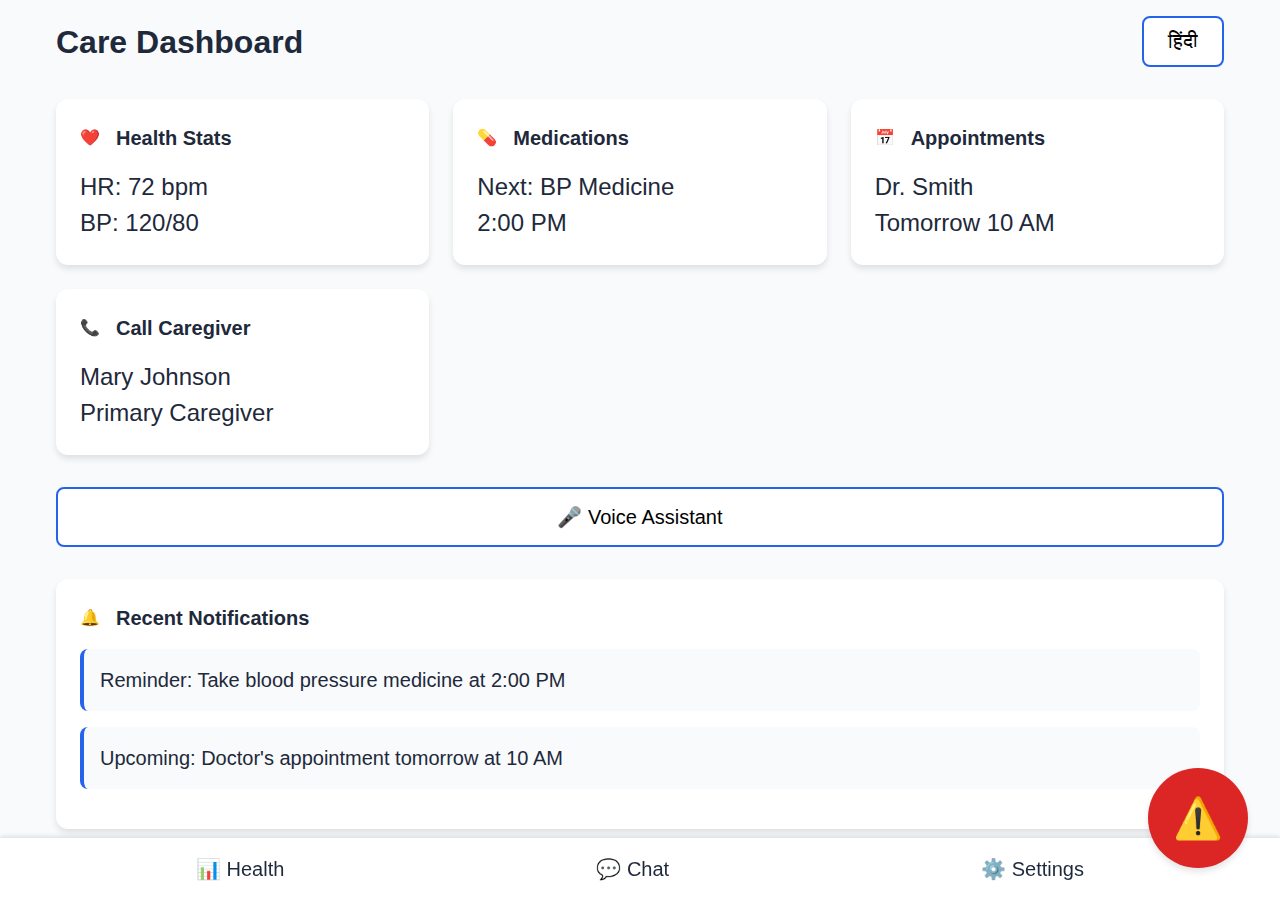
<file: client/index.html>
<!DOCTYPE html>
<html lang="en">
<head>
    <meta charset="UTF-8">
    <meta name="viewport" content="width=device-width, initial-scale=1.0">
    <title>Elderly Care Dashboard</title>
    <style>
        :root {
            --primary-color: #2563eb;
            --danger-color: #dc2626;
            --success-color: #16a34a;
            --text-large: 1.5rem;
            --text-xl: 1.25rem;
            --spacing: 1rem;
            --shadow: 0 4px 6px rgba(0, 0, 0, 0.1);
            --transition: all 0.3s ease;
        }

        * {
            margin: 0;
            padding: 0;
            box-sizing: border-box;
            font-family: Arial, sans-serif;
        }

        body {
            background-color: #f8fafc;
            color: #1e293b;
            line-height: 1.5;
        }

        .container {
            max-width: 1200px;
            margin: 0 auto;
            padding: 1rem;
        }

        .header {
            display: flex;
            justify-content: space-between;
            align-items: center;
            margin-bottom: 2rem;
        }

        .language-btn {
            padding: 0.75rem 1.5rem;
            font-size: var(--text-xl);
            background: white;
            border: 2px solid var(--primary-color);
            border-radius: 8px;
            cursor: pointer;
            transition: var(--transition);
        }

        .language-btn:hover {
            background-color: var(--primary-color);
            color: white;
        }

        /* SOS Button */
        .sos-btn {
            position: fixed;
            bottom: 2rem;
            right: 2rem;
            padding: 1.5rem;
            font-size: 2.5rem;
            font-weight: bold;
            background-color: var(--danger-color);
            color: white;
            border: none;
            border-radius: 50%;
            width: 100px;
            height: 100px;
            display: flex;
            align-items: center;
            justify-content: center;
            cursor: pointer;
            box-shadow: var(--shadow);
            transition: var(--transition);
            z-index: 1000;
        }

        .sos-btn:hover {
            background-color: #b91c1c;
            transform: scale(1.1);
        }

        .dashboard-grid {
            display: grid;
            grid-template-columns: repeat(auto-fit, minmax(280px, 1fr));
            gap: 1.5rem;
            margin-bottom: 2rem;
        }

        .card {
            background: white;
            padding: 1.5rem;
            border-radius: 12px;
            box-shadow: var(--shadow);
            transition: var(--transition);
        }

        .card:hover {
            transform: translateY(-5px);
            box-shadow: 0 6px 12px rgba(0, 0, 0, 0.15);
        }

        .card-header {
            display: flex;
            align-items: center;
            gap: 1rem;
            margin-bottom: 1rem;
        }

        .card-title {
            font-size: var(--text-xl);
            font-weight: bold;
        }

        .card-content {
            font-size: var(--text-large);
        }

        .voice-btn {
            width: 100%;
            padding: 1rem;
            font-size: var(--text-xl);
            background: white;
            border: 2px solid var(--primary-color);
            border-radius: 8px;
            margin-bottom: 2rem;
            cursor: pointer;
            display: flex;
            align-items: center;
            justify-content: center;
            gap: 0.5rem;
            transition: var(--transition);
        }

        .voice-btn:hover {
            background-color: var(--primary-color);
            color: white;
        }

        .notification {
            background: #f8fafc;
            padding: 1rem;
            border-left: 4px solid var(--primary-color);
            margin-bottom: 1rem;
            font-size: var(--text-xl);
            border-radius: 8px;
            transition: var(--transition);
        }

        .notification:hover {
            background-color: #e2e8f0;
        }

        .nav-bar {
            position: fixed;
            bottom: 0;
            left: 0;
            right: 0;
            background: white;
            padding: 1rem;
            box-shadow: 0 -2px 4px rgba(0, 0, 0, 0.1);
            z-index: 999;
        }

        .nav-content {
            max-width: 1200px;
            margin: 0 auto;
            display: flex;
            justify-content: space-around;
        }

        .nav-item {
            display: flex;
            flex-direction: column;
            align-items: center;
            text-decoration: none;
            color: #1e293b;
            font-size: var(--text-xl);
            gap: 0.5rem;
            transition: var(--transition);
        }

        .nav-item:hover {
            color: var(--primary-color);
        }

        @media (max-width: 768px) {
            :root {
                --text-large: 1.25rem;
                --text-xl: 1.125rem;
            }

            .container {
                padding: 0.5rem;
            }

            .dashboard-grid {
                grid-template-columns: 1fr;
            }

            .sos-btn {
                bottom: 1rem;
                right: 1rem;
                width: 80px;
                height: 80px;
                font-size: 2rem;
            }
        }
    </style>
</head>
<body>
    <div class="container">
        <header class="header">
            <h1>Care Dashboard</h1>
            <button class="language-btn" onclick="toggleLanguage()">हिंदी</button>
        </header>

        <div class="dashboard-grid">
            <div class="card">
                <div class="card-header">
                    ❤️ <h2 class="card-title">Health Stats</h2>
                </div>
                <div class="card-content">
                    HR: 72 bpm<br>
                    BP: 120/80
                </div>
            </div>

            <div class="card">
                <div class="card-header">
                    💊 <h2 class="card-title">Medications</h2>
                </div>
                <div class="card-content">
                    Next: BP Medicine<br>
                    2:00 PM
                </div>
            </div>

            <div class="card">
                <div class="card-header">
                    📅 <h2 class="card-title">Appointments</h2>
                </div>
                <div class="card-content">
                    Dr. Smith<br>
                    Tomorrow 10 AM
                </div>
            </div>

            <div class="card">
                <div class="card-header">
                    📞 <h2 class="card-title">Call Caregiver</h2>
                </div>
                <div class="card-content">
                    Mary Johnson<br>
                    Primary Caregiver
                </div>
            </div>
        </div>

        <button class="voice-btn" onclick="startVoiceAssistant()">
            🎤 Voice Assistant
        </button>

        <div class="card">
            <div class="card-header">
                🔔 <h2 class="card-title">Recent Notifications</h2>
            </div>
            <div class="notification">
                Reminder: Take blood pressure medicine at 2:00 PM
            </div>
            <div class="notification">
                Upcoming: Doctor's appointment tomorrow at 10 AM
            </div>
        </div>
    </div>

    <!-- SOS Button -->
    <button class="sos-btn" onclick="triggerEmergency()">
        ⚠️ 
    </button>

    <!-- Navigation Bar -->
    <nav class="nav-bar">
        <div class="nav-content">
            <a href="#" class="nav-item">
                📊 Health
            </a>
            <a href="#" class="nav-item">
                💬 Chat
            </a>
            <a href="#" class="nav-item">
                ⚙️ Settings
            </a>
        </div>
    </nav>

    <script>
        // Language toggle functionality
        let isEnglish = true;
        const translations = {
            english: {
                dashboard: "Care Dashboard",
                emergency: "⚠️",
                health: "Health Stats",
                medications: "Medications",
                appointments: "Appointments",
                callCaregiver: "Call Caregiver",
                voiceAssistant: "🎤 Voice Assistant",
                notifications: "Recent Notifications"
            },
            hindi: {
                dashboard: "देखभाल डैशबोर्ड",
                emergency: "⚠️",
                health: "स्वास्थ्य आंकड़े",
                medications: "दवाएं",
                appointments: "मुलाक़ातें",
                callCaregiver: "देखभालकर्ता को कॉल करें",
                voiceAssistant: "🎤 वॉइस असिस्टेंट",
                notifications: "हाल की सूचनाएं"
            }
        };

        function toggleLanguage() {
            isEnglish = !isEnglish;
            const lang = isEnglish ? 'english' : 'hindi';
            document.querySelector('.language-btn').textContent = isEnglish ? 'हिंदी' : 'English';
            
            // Update all translatable elements
            document.querySelector('h1').textContent = translations[lang].dashboard;
            document.querySelector('.sos-btn').textContent = translations[lang].emergency;
            document.querySelectorAll('.card-title').forEach((title, index) => {
                const keys = ['health', 'medications', 'appointments', 'callCaregiver', 'notifications'];
                if (keys[index]) {
                    title.textContent = translations[lang][keys[index]];
                }
            });
            document.querySelector('.voice-btn').textContent = translations[lang].voiceAssistant;
        }

        // Emergency SOS functionality
        function triggerEmergency() {
            alert("Emergency alert sent to caregivers!");
            // In a real implementation, this would trigger emergency protocols
        }

        // Voice assistant functionality
        function startVoiceAssistant() {
            alert("Voice assistant activated! How can I help you?");
            // In a real implementation, this would activate voice recognition
        }
    </script>
</body>
</html>
</file>
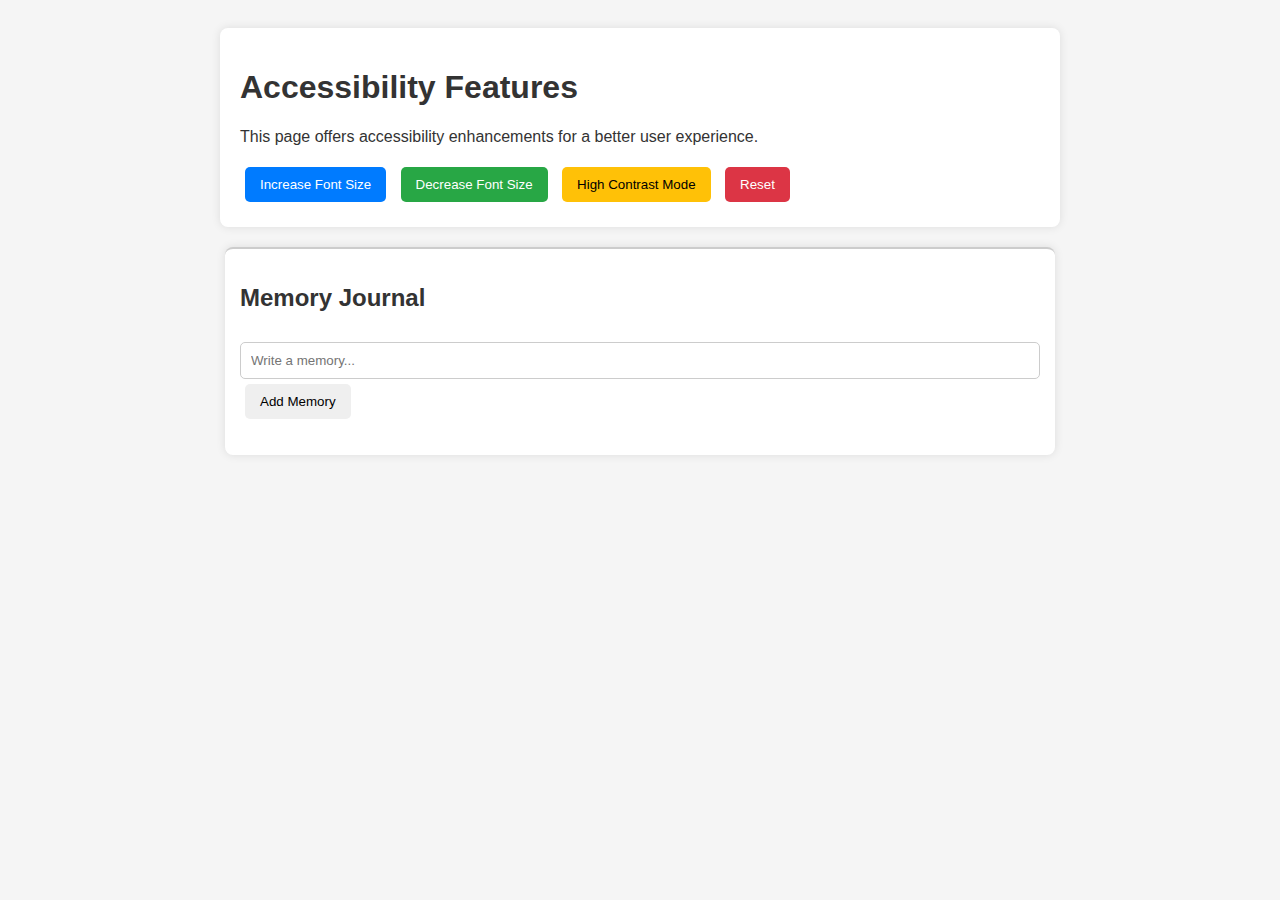
<file: client/accessibility.html>
<html lang="en">
  <head>
    <meta charset="UTF-8" />
    <meta name="viewport" content="width=device-width, initial-scale=1.0" />
    <title>Accessibility & Memory Page</title>
    <style>
      body {
        font-family: Arial, sans-serif;
        background-color: #f5f5f5;
        color: #333;
        padding: 20px;
      }
      .container {
        max-width: 800px;
        margin: auto;
        background: white;
        padding: 20px;
        border-radius: 8px;
        box-shadow: 0 0 10px rgba(0, 0, 0, 0.1);
      }
      .btn {
        padding: 10px 15px;
        margin: 5px;
        border: none;
        cursor: pointer;
        border-radius: 5px;
      }
      .btn:hover {
        opacity: 0.8;
      }
      #increaseFont {
        background-color: #007bff;
        color: white;
      }
      #decreaseFont {
        background-color: #28a745;
        color: white;
      }
      #contrast {
        background-color: #ffc107;
      }
      #reset {
        background-color: #dc3545;
        color: white;
      }
      #memory-section {
        margin-top: 20px;
        padding: 15px;
        border-top: 2px solid #ccc;
      }
      .memory-input {
        width: 100%;
        padding: 10px;
        margin-top: 10px;
        border: 1px solid #ccc;
        border-radius: 5px;
      }
      .memory-list {
        margin-top: 10px;
        list-style: none;
        padding: 0;
      }
      .memory-item {
        background: #e0e0e0;
        padding: 10px;
        margin-top: 5px;
        border-radius: 5px;
      }
      .addMemory {
        background-color: #17a2b8;
        color: white;
      }
    </style>
  </head>
  <body>
    <div class="container">
      <h1>Accessibility Features</h1>
      <p id="content">
        This page offers accessibility enhancements for a better user
        experience.
      </p>
      <button id="increaseFont" class="btn">Increase Font Size</button>
      <button id="decreaseFont" class="btn">Decrease Font Size</button>
      <button id="contrast" class="btn">High Contrast Mode</button>
      <button id="reset" class="btn">Reset</button>
    </div>

    <div class="container" id="memory-section">
      <h2>Memory Journal</h2>
      <input
        type="text"
        id="memoryInput"
        class="memory-input"
        placeholder="Write a memory..."
      />
      <button type="button" id="addMemory" class="btn">Add Memory</button>
      <ul id="memoryList" class="memory-list"></ul>
    </div>

    <script>
      let content = document.getElementById("content");
      let body = document.body;
      let fontSize = 16;

      document
        .getElementById("increaseFont")
        .addEventListener("click", function () {
          fontSize += 2;
          content.style.fontSize = fontSize + "px";
        });

      document
        .getElementById("decreaseFont")
        .addEventListener("click", function () {
          if (fontSize > 10) fontSize -= 2;
          content.style.fontSize = fontSize + "px";
        });

      document
        .getElementById("contrast")
        .addEventListener("click", function () {
          body.style.backgroundColor = "black";
          body.style.color = "white";
        });

      document.getElementById("reset").addEventListener("click", function () {
        body.style.backgroundColor = "#f5f5f5";
        body.style.color = "#333";
        content.style.fontSize = "16px";
      });

      document
        .getElementById("addMemory")
        .addEventListener("click", function () {
          let memoryInput = document.getElementById("memoryInput");
          let memoryText = memoryInput.value.trim();
          if (memoryText !== "") {
            let memoryList = document.getElementById("memoryList");
            let li = document.createElement("li");
            li.className = "memory-item";
            li.textContent = memoryText;
            memoryList.appendChild(li);
            memoryInput.value = "";
          }
        });
    </script>
  </body>
</html>
</file>
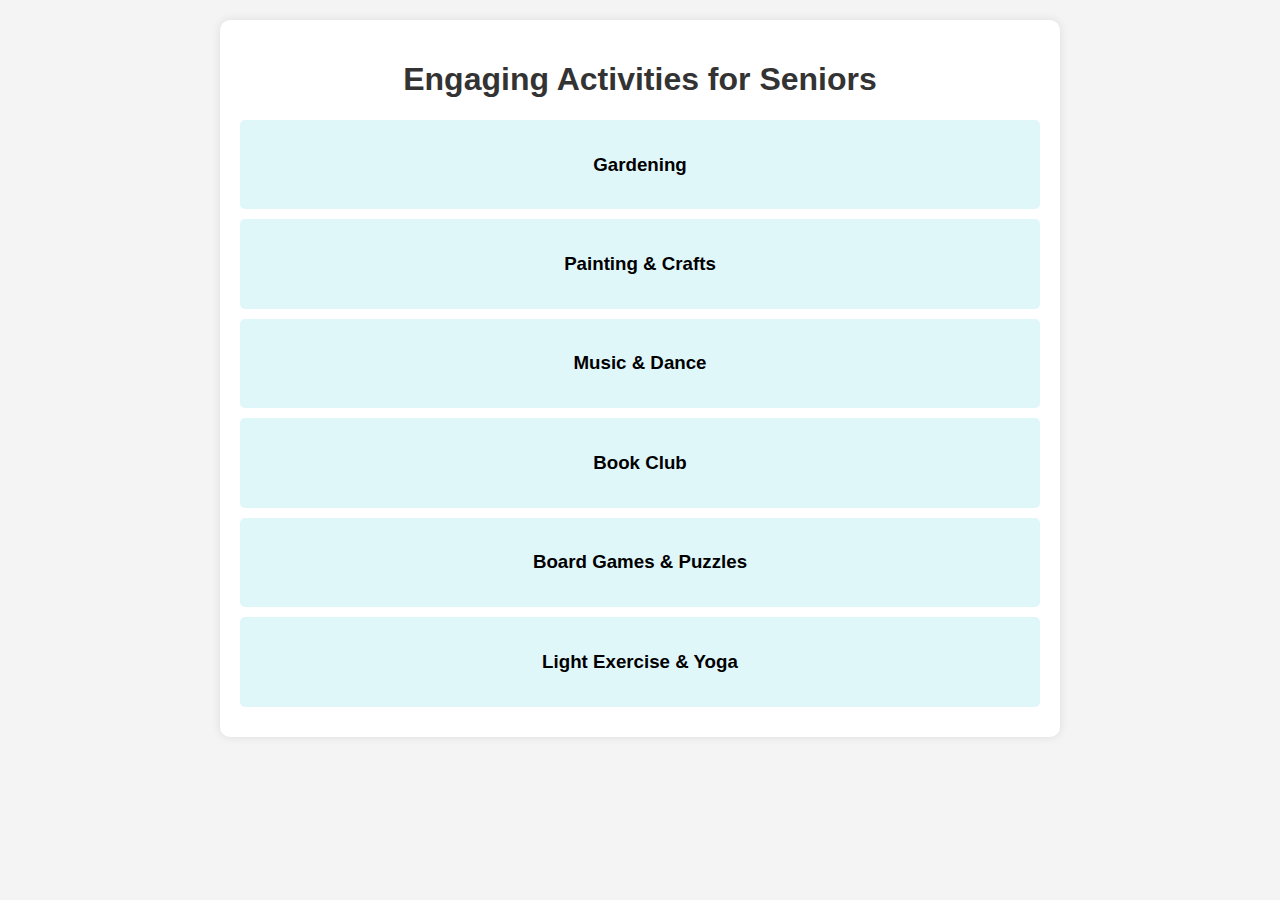
<file: client/activities.html>
<html lang="en">
<head>
    <meta charset="UTF-8">
    <meta name="viewport" content="width=device-width, initial-scale=1.0">
    <title>Activities for Seniors</title>
    <style>
        body {
            font-family: Arial, sans-serif;
            margin: 0;
            padding: 0;
            background-color: #f4f4f4;
            text-align: center;
        }
        .container {
            max-width: 800px;
            margin: 20px auto;
            background: white;
            padding: 20px;
            border-radius: 10px;
            box-shadow: 0 0 10px rgba(0, 0, 0, 0.1);
        }
        h1 {
            color: #333;
        }
        .activity {
            background: #e0f7fa;
            margin: 10px 0;
            padding: 15px;
            border-radius: 5px;
            cursor: pointer;
            transition: background 0.3s;
        }
        .activity:hover {
            background: #b2ebf2;
        }
        .details {
            display: none;
            font-size: 14px;
            color: #555;
            margin-top: 10px;
        }
    </style>
</head>
<body>
    <div class="container">
        <h1>Engaging Activities for Seniors</h1>
        <div class="activity" onclick="toggleDetails('activity1')">
            <h3>Gardening</h3>
            <p class="details" id="activity1">Planting flowers and vegetables keeps you active and connected to nature.</p>
        </div>
        <div class="activity" onclick="toggleDetails('activity2')">
            <h3>Painting & Crafts</h3>
            <p class="details" id="activity2">Express creativity through painting, knitting, or pottery.</p>
        </div>
        <div class="activity" onclick="toggleDetails('activity3')">
            <h3>Music & Dance</h3>
            <p class="details" id="activity3">Listening to music or gentle dancing improves mood and memory.</p>
        </div>
        <div class="activity" onclick="toggleDetails('activity4')">
            <h3>Book Club</h3>
            <p class="details" id="activity4">Reading and discussing books with friends sharpens the mind.</p>
        </div>
        <div class="activity" onclick="toggleDetails('activity5')">
            <h3>Board Games & Puzzles</h3>
            <p class="details" id="activity5">Playing chess, sudoku, or crossword puzzles keeps the brain active.</p>
        </div>
        <div class="activity" onclick="toggleDetails('activity6')">
            <h3>Light Exercise & Yoga</h3>
            <p class="details" id="activity6">Gentle exercises improve mobility, balance, and overall health.</p>
        </div>
    </div>
    <script>
        function toggleDetails(id) {
            var details = document.getElementById(id);
            if (details.style.display === "none" || details.style.display === "") {
                details.style.display = "block";
            } else {
                details.style.display = "none";
            }
        }
    </script>
</body>
</html>
</file>
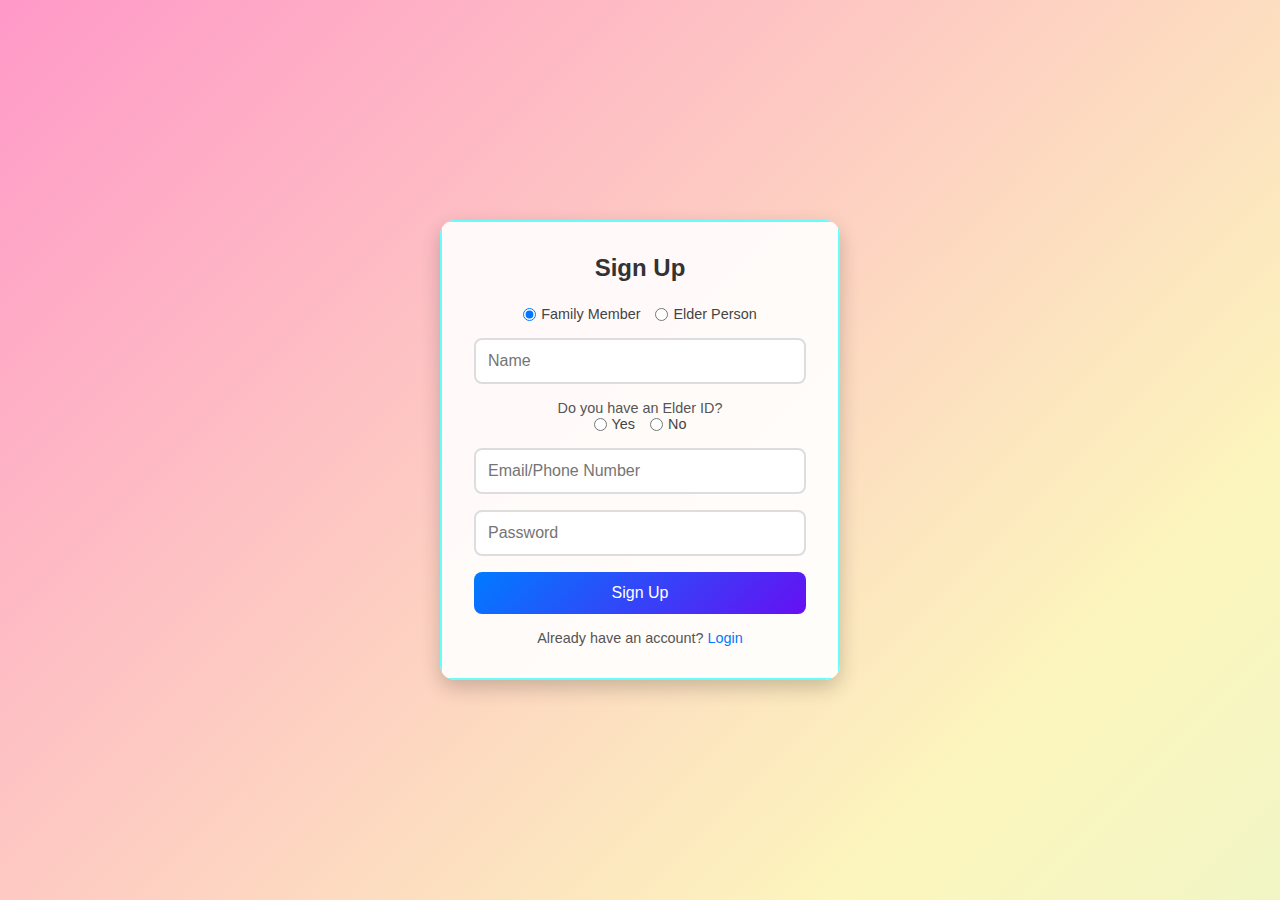
<file: client/auth.html>
<!DOCTYPE html>
<html lang="en">
<head>
    <meta charset="UTF-8">
    <meta name="viewport" content="width=device-width, initial-scale=1.0">
    <title>Authentication Page</title>
    <style>
        * {
            margin: 0;
            padding: 0;
            box-sizing: border-box;
        }

        body {
            font-family: 'Poppins', sans-serif;
            background: linear-gradient(135deg, #FF99C8, #FCF6BD, #D0F4DE, #A9DEF9, #E4C1F9, #8AF7FA);
            background-size: 400% 400%;
            animation: moveGradient 8s infinite linear;
            display: flex;
            justify-content: center;
            align-items: center;
            height: 100vh;
            padding: 20px;
        }

        .container {
            background: rgba(255, 255, 255, 0.9);
            border-radius: 15px;
            box-shadow: 0 8px 20px rgba(0, 0, 0, 0.2);
            width: 400px;
            overflow: hidden;
            transition: transform 0.3s ease-in-out;
        }

        .container:hover {
            transform: scale(1.02);
        }

        .slider {
            display: flex;
            transition: transform 0.5s ease-in-out;
        }

        .form-container {
            padding: 2rem;
            width: 400px;
            flex-shrink: 0;
            box-shadow: 20px 20px 20px rgba(0, 255, 255, 0.8);
            border: 2px solid rgba(0, 255, 255, 0.6);
        }

        h2 {
            margin-bottom: 1.5rem;
            color: #333;
            text-align: center;
            font-weight: 600;
        }

        .category-selector {
            display: flex;
            justify-content: center;
            gap: 15px;
            margin-bottom: 1rem;
        }

        .category-selector label {
            font-size: 0.9rem;
            color: #444;
            cursor: pointer;
            display: flex;
            align-items: center;
        }

        .category-selector input {
            margin-right: 5px;
            cursor: pointer;
        }

        .form-group {
            position: relative;
            margin-bottom: 1rem;
        }

        .form-group input {
            width: 100%;
            padding: 0.75rem;
            border: 2px solid #ddd;
            border-radius: 8px;
            font-size: 1rem;
            transition: border-color 0.3s ease;
        }

        .form-group input:focus {
            outline: none;
            border-color: #007bff;
            box-shadow: 0 0 8px rgba(0, 123, 255, 0.5);
        }

        button {
            width: 100%;
            padding: 0.75rem;
            background: linear-gradient(135deg, #007bff, #6610f2);
            color: #fff;
            border: none;
            border-radius: 8px;
            font-size: 1rem;
            cursor: pointer;
            font-weight: 500;
            transition: background 0.3s ease;
        }

        button:hover {
            background: linear-gradient(135deg, #0056b3, #510ba6);
        }

        p {
            margin-top: 1rem;
            text-align: center;
            color: #555;
            font-size: 0.9rem;
        }

        p a {
            color: #007bff;
            font-weight: 500;
            text-decoration: none;
            transition: color 0.3s ease;
        }

        p a:hover {
            color: #0056b3;
            text-decoration: underline;
        }

        .hidden {
            display: none;
        }

        .notification {
            color: red;
            font-size: 0.9rem;
            margin-top: 0.5rem;
            text-align: center;
        }

        @keyframes moveGradient {
            0% {
                background-position: 0% 50%;
            }

            50% {
                background-position: 100% 50%;
            }

            100% {
                background-position: 0% 50%;
            }
        }

        @keyframes fadeIn {
            from {
                opacity: 0;
                transform: translateY(-10px);
            }

            to {
                opacity: 1;
                transform: translateY(0);
            }
        }

        .form-container {
            animation: fadeIn 0.5s ease-in-out;
        }

        @media (max-width: 450px) {
            .container {
                width: 100%;
            }

            .form-container {
                width: 100%;
            }
        }

        /* Elder Person specific styles */
        .elder-form .form-group input {
            border-color: #E4C1F9;
            background: #f8f5ff;
        }

        .elder-form button {
            width: 100%;
            padding: 0.75rem;
            background: linear-gradient(135deg, #007bff, #6610f2);
            color: #fff;
            border: none;
            border-radius: 8px;
            font-size: 1rem;
            cursor: pointer;
            font-weight: 500;
            transition: background 0.3s ease;
        }

        .elder-form button:hover {
            background: linear-gradient(135deg, #0056b3, #510ba6);
        }
    </style>
</head>
<body>
    <div class="container">
        <div class="slider">
            <!-- Sign Up Section -->
            <div class="form-container sign-up">
                <h2>Sign Up</h2>
                <form id="signup-form">
                    <div class="category-selector">
                        <label>
                            <input type="radio" name="category" value="family-member" checked> Family Member
                        </label>
                        <label>
                            <input type="radio" name="category" value="elder-person"> Elder Person
                        </label>
                    </div>

                    <div class="form-group">
                        <input type="text" id="signup-name" placeholder="Name" required>
                    </div>

                    <!-- Dynamic sections based on category -->
                    <div id="family-member-fields">
                        <div class="form-group">
                            <p>Do you have an Elder ID?</p>
                            <div class="category-selector">
                                <label>
                                    <input type="radio" name="has-elder-id" value="yes"> Yes
                                </label>
                                <label>
                                    <input type="radio" name="has-elder-id" value="no"> No
                                </label>
                            </div>
                            <div class="form-group hidden" id="elder-id-input">
                                <input type="text" id="signup-elder-id" placeholder="Enter Elder ID">
                            </div>
                            <p class="notification hidden" id="elder-id-notification">You must have an Elder ID.</p>
                        </div>
                    </div>

                    <div id="elder-person-fields" class="hidden">
                        <div class="form-group">
                            <input type="text" id="elder-id" placeholder="Elder ID" required readonly>
                        </div>
                    </div>

                    <div class="form-group">
                        <input type="email" id="signup-email" placeholder="Email/Phone Number" required>
                    </div>
                    <div class="form-group">
                        <input type="password" id="signup-password" placeholder="Password" required>
                    </div>
                    <button type="submit">Sign Up</button>
                </form>
                <p>Already have an account? <a href="#" id="login-link">Login</a></p>
            </div>

            <!-- Login Section -->
            <div class="form-container login hidden">
                <h2>Login</h2>
                <form id="login-form">
                    <div class="category-selector">
                        <label>
                            <input type="radio" name="category" value="family-member" checked> Family Member
                        </label>
                        <label>
                            <input type="radio" name="category" value="elder-person"> Elder Person
                        </label>
                    </div>
                    <div class="form-group">
                        <input type="email" id="login-email" placeholder="Email/Phone Number" required>
                    </div>
                    <div class="form-group">
                        <input type="password" id="login-password" placeholder="Password/OTP" required>
                    </div>
                    <button type="submit">Login</button>
                </form>
                <p>Don't have an account? <a href="#" id="signup-link">Sign Up</a></p>
            </div>
        </div>
    </div>

    <script>
        // Toggle between forms
        const signupLink = document.getElementById('signup-link');
        const loginLink = document.getElementById('login-link');
        const signupForm = document.querySelector('.sign-up');
        const loginForm = document.querySelector('.login');

        signupLink.addEventListener('click', (e) => {
            e.preventDefault();
            signupForm.classList.remove('hidden');
            loginForm.classList.add('hidden');
        });

        loginLink.addEventListener('click', (e) => {
            e.preventDefault();
            loginForm.classList.remove('hidden');
            signupForm.classList.add('hidden');
        });

        // Toggle Elder ID fields
        document.querySelectorAll('input[name="category"]').forEach(radio => {
            radio.addEventListener('change', () => {
                const isElder = radio.value === 'elder-person';
                document.getElementById('family-member-fields').classList.toggle('hidden', isElder);
                document.getElementById('elder-person-fields').classList.toggle('hidden', !isElder);
                document.getElementById('signup-form').classList.toggle('elder-form', isElder);

                // Clear Elder ID field when switching categories
                if (!isElder) {
                    document.getElementById('elder-id').value = '';
                }
            });
        });

        // Elder ID Section Logic
        const hasElderIdRadios = document.querySelectorAll('input[name="has-elder-id"]');
        const elderIdInput = document.getElementById('elder-id-input');
        const elderIdNotification = document.getElementById('elder-id-notification');

        hasElderIdRadios.forEach(radio => {
            radio.addEventListener('change', () => {
                if (radio.value === 'yes') {
                    elderIdInput.classList.remove('hidden');
                    elderIdNotification.classList.add('hidden');
                } else {
                    elderIdInput.classList.add('hidden');
                    elderIdNotification.classList.remove('hidden');
                }
            });
        });

        // Generate Random Elder ID
        const elderIdField = document.getElementById('elder-id');
        elderIdField.addEventListener('click', () => {
            if (document.querySelector('input[name="category"]:checked').value === 'elder-person') {
                const randomId = generateRandomId();
                elderIdField.value = randomId;
            }
        });

        function generateRandomId() {
            const prefix = 'ELDER-';
            const randomNumber = Math.floor(Math.random() * 1000000).toString().padStart(6, '0');
            return prefix + randomNumber;
        }

        // Form Submission
        document.getElementById('signup-form').addEventListener('submit', (e) => {
            e.preventDefault();
            const hasElderId = document.querySelector('input[name="has-elder-id"]:checked').value;
            if (hasElderId === 'no' && document.querySelector('input[name="category"]:checked').value === 'family-member') {
                alert('You must have an Elder ID to sign up as a Family Member.');
            } else {
                alert('Sign Up Successful!');
            }
        });

        document.getElementById('login-form').addEventListener('submit', (e) => {
            e.preventDefault();
            alert('Login Successful!');
        });
    </script>
</body>
</html>
</file>
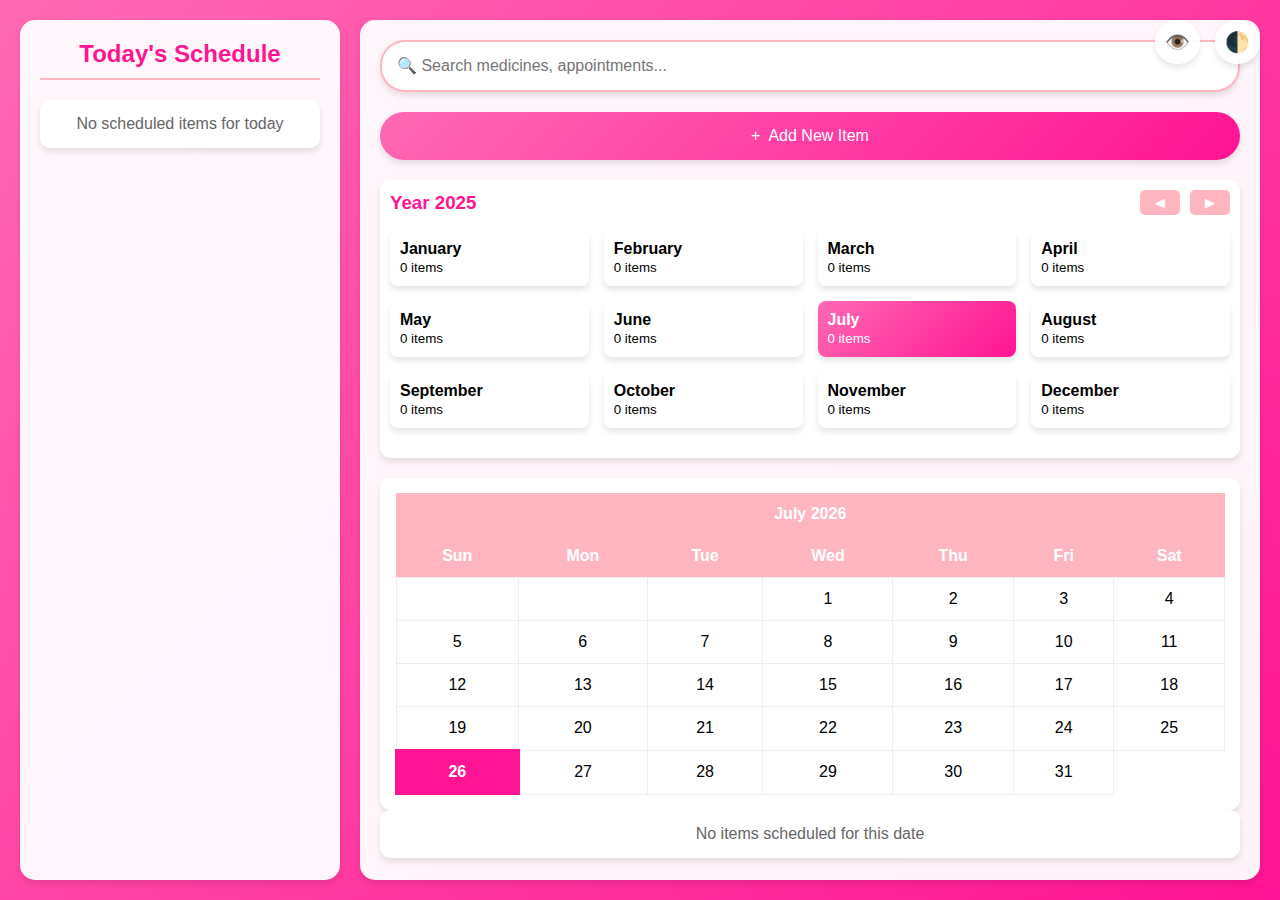
<file: client/calander.html>
<!DOCTYPE html>
<html lang="en">
<head>
    <meta charset="UTF-8">
    <meta name="viewport" content="width=device-width, initial-scale=1.0">
    <title>ElderEase Medicine Tracker</title>
    <link href="https://cdnjs.cloudflare.com/ajax/libs/animate.css/4.1.1/animate.min.css" rel="stylesheet">
    <style>
        :root {
            --primary-gradient: linear-gradient(135deg, #FF69B4, #FF1493);
            --secondary-color: #FFB6C1;
            --text-color: #333;
            --card-bg: rgba(255, 255, 255, 0.95);
            --shadow: 0 4px 6px rgba(0, 0, 0, 0.1);
            --background: #ffffff;
        }

        
         [data-theme="dark"] {
            --primary-gradient: linear-gradient(135deg, #4a154b, #9d4edd);
            --secondary-color: #6b4777;
            --text-color: #ffffff;
            --card-bg: rgba(30, 30, 30, 0.95);
            --shadow: 0 4px 6px rgba(0, 0, 0, 0.3);
            --background: #121212;
        }

       
        .theme-toggle {
            position: fixed;
            top: 20px;
            right: 20px;
            z-index: 1000;
            background: var(--card-bg);
            border: none;
            padding: 10px;
            border-radius: 50%;
            cursor: pointer;
            box-shadow: var(--shadow);
            display: flex;
            align-items: center;
            justify-content: center;
            font-size: 20px;
        }

        
        .screen-reader-toggle {
            position: fixed;
            top: 20px;
            right: 80px;
            z-index: 1000;
            background: var(--card-bg);
            border: none;
            padding: 10px;
            border-radius: 50%;
            cursor: pointer;
            box-shadow: var(--shadow);
            display: flex;
            align-items: center;
            justify-content: center;
            font-size: 20px;
        }

        

        
        *:focus {
            outline: 3px solid var(--secondary-color);
            outline-offset: 2px;
        }

        
        .sr-only {
            position: absolute;
            width: 1px;
            height: 1px;
            padding: 0;
            margin: -1px;
            overflow: hidden;
            clip: rect(0, 0, 0, 0);
            border: 0;
        }


        * {
            margin: 0;
            padding: 0;
            box-sizing: border-box;
            font-family: 'Arial', sans-serif;
        }

        body {
            background: var(--primary-gradient);
            min-height: 100vh;
            padding: 20px;
        }

        .container {
            display: grid;
            grid-template-columns: 320px 1fr;
            gap: 20px;
            max-width: 1400px;
            margin: 0 auto;
            height: calc(100vh - 40px);
        }

        .sidebar {
            background: var(--card-bg);
            border-radius: 15px;
            padding: 20px;
            height: 100%;
            box-shadow: var(--shadow);
            overflow-y: auto;
        }

        .sidebar h2 {
            color: #FF1493;
            margin-bottom: 20px;
            text-align: center;
            font-size: 1.5em;
            padding-bottom: 10px;
            border-bottom: 2px solid var(--secondary-color);
        }

        .main-content {
            background: var(--card-bg);
            border-radius: 15px;
            padding: 20px;
            box-shadow: var(--shadow);
            overflow-y: auto;
        }

        .search-bar {
            width: 100%;
            padding: 15px;
            border: 2px solid var(--secondary-color);
            border-radius: 25px;
            margin-bottom: 20px;
            font-size: 16px;
            transition: all 0.3s ease;
            box-shadow: var(--shadow);
        }

        .search-bar:focus {
            outline: none;
            border-color: #FF1493;
            box-shadow: 0 0 10px rgba(255, 20, 147, 0.2);
        }

        .year-slider {
            margin: 20px 0;
            padding: 10px;
            background: white;
            border-radius: 10px;
            box-shadow: var(--shadow);
        }

        .year-slider-header {
            display: flex;
            justify-content: space-between;
            align-items: center;
            margin-bottom: 15px;
        }

        .year-slider-header h3 {
            color: #FF1493;
        }

        .year-controls {
            display: flex;
            gap: 10px;
        }

        .year-controls button {
            padding: 5px 15px;
            border: none;
            border-radius: 5px;
            background: var(--secondary-color);
            color: white;
            cursor: pointer;
            transition: all 0.3s ease;
        }

        .year-controls button:hover {
            background: #FF1493;
        }

        .months-grid {
            display: grid;
            grid-template-columns: repeat(4, 1fr);
            gap: 15px;
            margin-bottom: 20px;
        }

        .month-card {
            background: white;
            padding: 10px;
            border-radius: 8px;
            box-shadow: var(--shadow);
            cursor: pointer;
            transition: all 0.3s ease;
        }

        .month-card:hover {
            transform: translateY(-3px);
            box-shadow: 0 6px 12px rgba(0, 0, 0, 0.15);
        }

        .month-card.active {
            background: var(--primary-gradient);
            color: white;
        }

        .calendar {
            margin-top: 20px;
            background: white;
            padding: 15px;
            border-radius: 10px;
            box-shadow: var(--shadow);
        }

        .calendar table {
            width: 100%;
            border-collapse: collapse;
        }

        .calendar th {
            background: var(--secondary-color);
            color: white;
            padding: 12px;
            text-align: center;
        }

        .calendar td {
            padding: 12px;
            text-align: center;
            border: 1px solid #eee;
            cursor: pointer;
            transition: all 0.3s ease;
        }

        .calendar td:hover {
            background: var(--secondary-color);
            color: white;
        }

        .calendar td.selected {
            background: #FF1493;
            color: white;
        }

        .calendar td.today {
            border: 2px solid #FF1493;
            font-weight: bold;
        }

        .calendar td.has-items {
            position: relative;
        }

        .calendar td.has-items::after {
            content: '•';
            color: #FF1493;
            position: absolute;
            bottom: 2px;
            right: 2px;
            font-size: 20px;
        }

        .item-card {
            background: white;
            padding: 15px;
            border-radius: 10px;
            margin-bottom: 15px;
            box-shadow: var(--shadow);
            transition: all 0.3s ease;
            animation: fadeIn 0.5s ease;
        }

        .item-card:hover {
            transform: translateY(-2px);
            box-shadow: 0 6px 12px rgba(0, 0, 0, 0.1);
        }

        .item-card h3 {
            color: #FF1493;
            margin-bottom: 10px;
            display: flex;
            align-items: center;
            gap: 8px;
        }

        .item-card .time {
            color: #666;
            font-size: 0.9em;
            margin-bottom: 8px;
        }

        .item-card .type-badge {
            display: inline-block;
            padding: 4px 8px;
            border-radius: 15px;
            font-size: 0.8em;
            margin-bottom: 8px;
            background: var(--secondary-color);
            color: white;
        }

        .item-actions {
            display: flex;
            gap: 10px;
            margin-top: 15px;
        }

        .item-actions button {
            padding: 8px 15px;
            border: none;
            border-radius: 5px;
            cursor: pointer;
            transition: all 0.3s ease;
            display: flex;
            align-items: center;
            gap: 5px;
        }

        .edit-btn {
            background: var(--secondary-color);
            color: white;
        }

        .delete-btn {
            background: #ff4444;
            color: white;
        }

        .add-button {
            background: var(--primary-gradient);
            color: white;
            border: none;
            padding: 15px 30px;
            border-radius: 25px;
            cursor: pointer;
            font-size: 16px;
            margin-bottom: 20px;
            width: 100%;
            transition: all 0.3s ease;
            box-shadow: var(--shadow);
            display: flex;
            align-items: center;
            justify-content: center;
            gap: 8px;
        }

        .add-button:hover {
            transform: translateY(-2px);
            box-shadow: 0 6px 12px rgba(0, 0, 0, 0.15);
        }

        .modal {
            display: none;
            position: fixed;
            top: 0;
            left: 0;
            width: 100%;
            height: 100%;
            background: rgba(0, 0, 0, 0.5);
            justify-content: center;
            align-items: center;
            z-index: 1000;
            animation: fadeIn 0.3s ease;
        }

        .modal-content {
            background: white;
            padding: 25px;
            border-radius: 15px;
            width: 90%;
            max-width: 500px;
            box-shadow: 0 10px 25px rgba(0, 0, 0, 0.2);
            animation: slideIn 0.3s ease;
        }

        .modal-content h2 {
            color: #FF1493;
            margin-bottom: 20px;
            text-align: center;
        }

        .form-group {
            margin-bottom: 20px;
        }

        .form-group label {
            display: block;
            margin-bottom: 8px;
            color: var(--text-color);
            font-weight: bold;
        }

        .form-group input,
        .form-group select,
        .form-group textarea {
            width: 100%;
            padding: 12px;
            border: 2px solid #ddd;
            border-radius: 8px;
            font-size: 16px;
            transition: all 0.3s ease;
        }

        .form-group input:focus,
        .form-group select:focus,
        .form-group textarea:focus {
            outline: none;
            border-color: #FF1493;
            box-shadow: 0 0 10px rgba(255, 20, 147, 0.1);
        }

        @keyframes fadeIn {
            from { opacity: 0; }
            to { opacity: 1; }
        }

        @keyframes slideIn {
            from { transform: translateY(-20px); opacity: 0; }
            to { transform: translateY(0); opacity: 1; }
        }

        
        @media (max-width: 1024px) {
            .container {
                grid-template-columns: 1fr;
            }

            .sidebar {
                height: auto;
                margin-bottom: 20px;
            }

            .months-grid {
                grid-template-columns: repeat(3, 1fr);
            }
        }

        @media (max-width: 768px) {
            .months-grid {
                grid-template-columns: repeat(2, 1fr);
            }
        }

        @media (max-width: 480px) {
            .months-grid {
                grid-template-columns: 1fr;
            }
        }
    </style>
</head>
<body>

    <button class="theme-toggle" aria-label="Toggle dark mode" onclick="toggleTheme()">
        🌓
    </button>
    <button class="screen-reader-toggle" aria-label="Toggle screen reader" onclick="toggleScreenReader()">
        👁️
    </button>

    <div class="container">
        <div class="sidebar">
            <h2>Today's Schedule</h2>
            <div id="todayItems" class="item-list">
               
            </div>
        </div>

        <div class="main-content">
            <input type="text" class="search-bar" placeholder="🔍 Search medicines, appointments...">
            <button class="add-button" onclick="showAddModal()">
                <span>+</span> Add New Item
            </button>

            <div class="year-slider">
                <div class="year-slider-header">
                    <h3>Year <span id="currentYear">2025</span></h3>
                    <div class="year-controls">
                        <button onclick="changeYear(-1)">◀</button>
                        <button onclick="changeYear(1)">▶</button>
                    </div>
                </div>
                <div class="months-grid" id="monthsGrid">
                    
                </div>
            </div>
            
            <div id="calendar" class="calendar">
                
            </div>

            <div id="selectedDateItems" class="item-list">
                
            </div>
        </div>
    </div>

    <div id="addModal" class="modal">
        <div class="modal-content">
            <h2>Add New Item</h2>
            <form id="addForm">
                <div class="form-group">
                    <label>Type</label>
                    <select id="itemType" required>
                        <option value="medicine">Medicine</option>
                        <option value="syrup">Syrup</option>
                        <option value="report">Report</option>
                        <option value="checkup">Check-up</option>
                    </select>
                </div>
                <div class="form-group">
                    <label>Name</label>
                    <input type="text" id="itemName" required>
                </div>
                <div class="form-group">
                    <label>Date</label>
                    <input type="date" id="itemDate" required>
                </div>
                <div class="form-group">
                    <label>Time</label>
                    <input type="time" id="itemTime" required>
                </div>
                <div class="form-group">
                    <label>Notes</label>
                    <textarea id="itemNotes" rows="3"></textarea>
                </div>
                <button type="submit" class="add-button">Save</button>
            </form>
        </div>
    </div>

    <script>

        function toggleTheme() {
            const html = document.documentElement;
            const currentTheme = html.getAttribute('data-theme');
            const newTheme = currentTheme === 'dark' ? 'light' : 'dark';
            html.setAttribute('data-theme', newTheme);
            localStorage.setItem('theme', newTheme);
            announceThemeChange(newTheme);
        }

        
        const savedTheme = localStorage.getItem('theme') || 'light';
        document.documentElement.setAttribute('data-theme', savedTheme);

        
        let screenReaderActive = false;
        let speechSynthesis = window.speechSynthesis;

        function toggleScreenReader() {
            screenReaderActive = !screenReaderActive;
            announceScreenReaderStatus();
        }

        function speak(text) {
            if (screenReaderActive && speechSynthesis) {
                speechSynthesis.cancel(); 
                const utterance = new SpeechSynthesisUtterance(text);
                speechSynthesis.speak(utterance);
            }
        }

        function announceScreenReaderStatus() {
            const status = screenReaderActive ? 'Screen reader activated' : 'Screen reader deactivated';
            speak(status);
        }

        function announceThemeChange(theme) {
            speak(`Theme changed to ${theme} mode`);
        }

        
        async function requestNotificationPermissions() {
            try {
                
                const permission = await Notification.requestPermission();
                
                
                if ('serviceWorker' in navigator) {
                    const registration = await navigator.serviceWorker.register('/sw.js');
                    const subscription = await registration.pushManager.subscribe({
                        userVisibleOnly: true,
                        applicationServerKey: 'YOUR_VAPID_PUBLIC_KEY' 
                    });
                }
            } catch (error) {
                console.error('Error setting up notifications:', error);
            }
        }

        
        function scheduleNotification(item) {
            const itemDateTime = new Date(item.date + 'T' + item.time);
            const now = new Date();
            const timeUntilNotification = itemDateTime - now;

            if (timeUntilNotification > 0) {
                
                setTimeout(() => {
                    showNotification(item);
                }, timeUntilNotification);

                
                if ('serviceWorker' in navigator) {
                    schedulePushNotification(item);
                }
            }
        }

        
        function showNotification(item) {
            // Local notification
            if (Notification.permission === "granted") {
                const notification = new Notification("Medicine Reminder", {
                    body: `Time to take ${item.name}`,
                    icon: "/favicon.ico",
                    badge: "/badge.png",
                    vibrate: [200, 100, 200],
                    tag: item.id.toString(),
                    renotify: true
                });

                notification.onclick = function() {
                    window.focus();
                    this.close();
                };
            }

           
            showInAppNotification(`Time to take ${item.name}`);
        }

        
        async function schedulePushNotification(item) {
            try {
                const registration = await navigator.serviceWorker.ready;
                await registration.showNotification("Medicine Reminder", {
                    body: `Time to take ${item.name}`,
                    icon: "/favicon.ico",
                    badge: "/badge.png",
                    vibrate: [200, 100, 200],
                    tag: item.id.toString(),
                    renotify: true,
                    data: {
                        url: window.location.href
                    }
                });
            } catch (error) {
                console.error('Error scheduling push notification:', error);
            }
        }

        
        document.getElementById('addForm').addEventListener('submit', (e) => {
            e.preventDefault();
            
            const newItem = {
                id: Date.now(),
                type: document.getElementById('itemType').value,
                name: document.getElementById('itemName').value,
                date: document.getElementById('itemDate').value,
                time: document.getElementById('itemTime').value,
                notes: document.getElementById('itemNotes').value
            };

            items.push(newItem);
            saveItems();
            scheduleNotification(newItem); // Schedule notification for new item
            hideAddModal();
            updateDisplay();
            renderCalendar();
            renderYearView();
            
            speak(`Added new ${newItem.type} named ${newItem.name} scheduled for ${newItem.date} at ${newItem.time}`);
            showNotification('Item added successfully!');
        });

        
        document.addEventListener('DOMContentLoaded', () => {
            requestNotificationPermissions();
            loadItems();
            renderYearView();
            renderCalendar();
            updateDisplay();
            setInterval(updateTodayItems, 60000);

            
            items.forEach(item => scheduleNotification(item));
        });

        
        function selectDate(year, month, date) {
            selectedDate = new Date(year, month, date);
            renderCalendar();
            updateDisplay();
            speak(`Selected date ${month + 1}/${date}/${year}`);
        }

        function selectMonth(year, month) {
            selectedDate = new Date(year, month, 1);
            renderYearView();
            renderCalendar();
            updateDisplay();
            speak(`Selected ${monthNames[month]} ${year}`);
        }

        
        if ('serviceWorker' in navigator) {
            navigator.serviceWorker.register('/sw.js')
                .then(registration => console.log('ServiceWorker registered'))
                .catch(error => console.error('ServiceWorker registration failed:', error));
        }



        let items = [];
        let selectedDate = new Date();
        let currentYear = new Date().getFullYear();
        const monthNames = ['January', 'February', 'March', 'April', 'May', 'June',
                          'July', 'August', 'September', 'October', 'November', 'December'];

        
        document.addEventListener('DOMContentLoaded', () => {
            loadItems();
            renderYearView();
            renderCalendar();
            updateDisplay();
            setInterval(updateTodayItems, 60000); // Update every minute
        });

        
        function loadItems() {
            const savedItems = localStorage.getItem('medicineItems');
            items = savedItems ? JSON.parse(savedItems) : [];
        }

        
        function saveItems() {
            localStorage.setItem('medicineItems', JSON.stringify(items));
        }

        
        function changeYear(delta) {
            currentYear += delta;
            document.getElementById('currentYear').textContent = currentYear;
            renderYearView();
        }

        
        function renderYearView() {
            const monthsGrid = document.getElementById('monthsGrid');
            monthsGrid.innerHTML = monthNames.map((month, index) => {
                const isCurrentMonth = new Date().getMonth() === index && 
                                     new Date().getFullYear() === currentYear;
                const isSelected = selectedDate.getMonth() === index && 
                                 selectedDate.getFullYear() === currentYear;
                                 
                                    return `
                                        <div class="month-card ${isSelected ? 'active' : ''}" 
                                             onclick="selectMonth(${currentYear}, ${index})">
                                            <h4>${month}</h4>
                                            <small>${countItemsInMonth(currentYear, index)} items</small>
                                        </div>
                                    `;
                                }).join('');
                            }
                    
                            
                            function countItemsInMonth(year, month) {
                                return items.filter(item => {
                                    const itemDate = new Date(item.date);
                                    return itemDate.getFullYear() === year && 
                                           itemDate.getMonth() === month;
                                }).length;
                            }
                    
                            
                            function selectMonth(year, month) {
                                selectedDate = new Date(year, month, 1);
                                renderYearView();
                                renderCalendar();
                                updateDisplay();
                            }
                    
                            
                            function renderCalendar() {
                                const year = selectedDate.getFullYear();
                                const month = selectedDate.getMonth();
                                
                                const firstDay = new Date(year, month, 1).getDay();
                                const daysInMonth = new Date(year, month + 1, 0).getDate();
                                const today = new Date();
                    
                                let calendarHTML = `
                                    <table>
                                        <thead>
                                            <tr>
                                                <th colspan="7">${monthNames[month]} ${year}</th>
                                            </tr>
                                            <tr>
                                                <th>Sun</th>
                                                <th>Mon</th>
                                                <th>Tue</th>
                                                <th>Wed</th>
                                                <th>Thu</th>
                                                <th>Fri</th>
                                                <th>Sat</th>
                                            </tr>
                                        </thead>
                                        <tbody>
                                `;
                    
                                let date = 1;
                                for (let i = 0; i < 6; i++) {
                                    calendarHTML += '<tr>';
                                    for (let j = 0; j < 7; j++) {
                                        if (i === 0 && j < firstDay) {
                                            calendarHTML += '<td></td>';
                                        } else if (date > daysInMonth) {
                                            break;
                                        } else {
                                            const currentDate = new Date(year, month, date);
                                            const hasItems = items.some(item => {
                                                const itemDate = new Date(item.date);
                                                return itemDate.toDateString() === currentDate.toDateString();
                                            });
                                            
                                            const isSelected = currentDate.toDateString() === selectedDate.toDateString();
                                            const isToday = currentDate.toDateString() === today.toDateString();
                                            
                                            const classes = [
                                                isSelected ? 'selected' : '',
                                                hasItems ? 'has-items' : '',
                                                isToday ? 'today' : ''
                                            ].filter(Boolean).join(' ');
                                            
                                            calendarHTML += `
                                                <td class="${classes}"
                                                    onclick="selectDate(${year}, ${month}, ${date})">
                                                    ${date}
                                                </td>
                                            `;
                                            date++;
                                        }
                                    }
                                    calendarHTML += '</tr>';
                                    if (date > daysInMonth) {
                                        break;
                                    }
                                }
                    
                                calendarHTML += '</tbody></table>';
                                document.getElementById('calendar').innerHTML = calendarHTML;
                            }
                    
                            
                            function updateTodayItems() {
                                const now = new Date();
                                const todayItems = items.filter(item => {
                                    const itemDate = new Date(item.date);
                                    return itemDate.toDateString() === now.toDateString();
                                }).sort((a, b) => a.time.localeCompare(b.time));
                    
                                renderItemList('todayItems', todayItems, true);
                            }
                    
                            
                            function showAddModal() {
                                document.getElementById('addModal').style.display = 'flex';
                                document.getElementById('itemDate').valueAsDate = selectedDate;
                            }
                    
                            
                            function hideAddModal() {
                                document.getElementById('addModal').style.display = 'none';
                            }
                    
                            
                            function selectDate(year, month, date) {
                                selectedDate = new Date(year, month, date);
                                renderCalendar();
                                updateDisplay();
                            }
                    
                            
                            document.getElementById('addForm').addEventListener('submit', (e) => {
                                e.preventDefault();
                                
                                const newItem = {
                                    id: Date.now(),
                                    type: document.getElementById('itemType').value,
                                    name: document.getElementById('itemName').value,
                                    date: document.getElementById('itemDate').value,
                                    time: document.getElementById('itemTime').value,
                                    notes: document.getElementById('itemNotes').value
                                };
                    
                                items.push(newItem);
                                saveItems();
                                hideAddModal();
                                updateDisplay();
                                renderCalendar();
                                renderYearView();
                                
                                
                                showNotification('Item added successfully!');
                            });
                    
                            
                            function showNotification(message) {
                                const notification = document.createElement('div');
                                notification.style.cssText = `
                                    position: fixed;
                                    bottom: 20px;
                                    right: 20px;
                                    background: var(--primary-gradient);
                                    color: white;
                                    padding: 15px 25px;
                                    border-radius: 25px;
                                    box-shadow: 0 4px 12px rgba(0, 0, 0, 0.15);
                                    animation: slideIn 0.3s ease, fadeOut 0.3s ease 2.7s;
                                    z-index: 1000;
                                `;
                                notification.textContent = message;
                                document.body.appendChild(notification);
                                setTimeout(() => notification.remove(), 3000);
                            }
                    
                            
                            function updateDisplay() {
                                
                                const selectedItems = items.filter(item => {
                                    const itemDate = new Date(item.date);
                                    return itemDate.toDateString() === selectedDate.toDateString();
                                }).sort((a, b) => a.time.localeCompare(b.time));
                    
                                renderItemList('selectedDateItems', selectedItems);
                                updateTodayItems();
                            }
                    
                            
                            function renderItemList(containerId, items, isToday = false) {
                                const container = document.getElementById(containerId);
                                if (items.length === 0) {
                                    container.innerHTML = `
                                        <div class="item-card" style="text-align: center; color: #666;">
                                            ${isToday ? 'No scheduled items for today' : 'No items scheduled for this date'}
                                        </div>
                                    `;
                                    return;
                                }
                    
                                container.innerHTML = items.map(item => {
                                    const itemDate = new Date(item.date + 'T' + item.time);
                                    const isPast = isToday && new Date() > itemDate;
                                    
                                    return `
                                        <div class="item-card ${isPast ? 'past-item' : ''}" 
                                             style="${isPast ? 'opacity: 0.7;' : ''}">
                                            <h3>
                                                ${getItemIcon(item.type)}
                                                ${item.name}
                                            </h3>
                                            <span class="type-badge">${item.type}</span>
                                            <div class="time">⏰ ${formatTime(item.time)}</div>
                                            ${item.notes ? `<p>${item.notes}</p>` : ''}
                                            <div class="item-actions">
                                                <button class="edit-btn" onclick="editItem(${item.id})">
                                                    ✏️ Edit
                                                </button>
                                                <button class="delete-btn" onclick="deleteItem(${item.id})">
                                                    🗑️ Delete
                                                </button>
                                            </div>
                                        </div>
                                    `;
                                }).join('');
                            }
                    
                            
                            function getItemIcon(type) {
                                const icons = {
                                    medicine: '💊',
                                    syrup: '🥄',
                                    report: '📋',
                                    checkup: '👨‍⚕️'
                                };
                                return icons[type] || '📌';
                            }
                    
                            
                            function formatTime(time) {
                                return new Date('2000-01-01T' + time).toLocaleTimeString([], {
                                    hour: '2-digit',
                                    minute: '2-digit'
                                });
                            }
                    
                            
                            function deleteItem(id) {
                                if (confirm('Are you sure you want to delete this item?')) {
                                    items = items.filter(item => item.id !== id);
                                    saveItems();
                                    updateDisplay();
                                    renderCalendar();
                                    renderYearView();
                                    showNotification('Item deleted successfully!');
                                }
                            }
                    
                            
                            function editItem(id) {
                                const item = items.find(item => item.id === id);
                                if (item) {
                                    document.getElementById('itemType').value = item.type;
                                    document.getElementById('itemName').value = item.name;
                                    document.getElementById('itemDate').value = item.date;
                                    document.getElementById('itemTime').value = item.time;
                                    document.getElementById('itemNotes').value = item.notes;
                                    showAddModal();
                                    
                                    
                                    document.getElementById('addForm').onsubmit = (e) => {
                                        e.preventDefault();
                                        items = items.filter(i => i.id !== id);
                                        const updatedItem = {
                                            id: id,
                                            type: document.getElementById('itemType').value,
                                            name: document.getElementById('itemName').value,
                                            date: document.getElementById('itemDate').value,
                                            time: document.getElementById('itemTime').value,
                                            notes: document.getElementById('itemNotes').value
                                        };
                                        items.push(updatedItem);
                                        saveItems();
                                        hideAddModal();
                                        updateDisplay();
                                        renderCalendar();
                                        renderYearView();
                                        showNotification('Item updated successfully!');
                                    };
                                }
                            }
                    
                            
                            document.querySelector('.search-bar').addEventListener('input', (e) => {
                                const searchQuery = e.target.value.toLowerCase();
                                if (searchQuery.trim() === '') {
                                    updateDisplay();
                                    return;
                                }
                                
                                const filteredItems = items.filter(item => 
                                    item.name.toLowerCase().includes(searchQuery) ||
                                    item.type.toLowerCase().includes(searchQuery) ||
                                    item.notes.toLowerCase().includes(searchQuery)
                                ).sort((a, b) => new Date(a.date) - new Date(b.date));
                                
                                renderItemList('selectedDateItems', filteredItems);
                            });
                    
                            
                            window.onclick = (event) => {
                                const modal = document.getElementById('addModal');
                                if (event.target === modal) {
                                    hideAddModal();
                                }
                            };
                    
                            
                            if ("Notification" in window) {
                                Notification.requestPermission();
                            }
                    
                            
                            setInterval(checkDueItems, 60000);
                    
                            function checkDueItems() {
                                const now = new Date();
                                const dueItems = items.filter(item => {
                                    const itemDateTime = new Date(item.date + 'T' + item.time);
                                    const timeDiff = itemDateTime - now;
                                    return timeDiff > 0 && timeDiff <= 300000; 
                                });
                    
                                dueItems.forEach(item => {
                                    showNotification(`Reminder: ${item.name} is due at ${formatTime(item.time)}`);
                                    if (Notification.permission === "granted") {
                                        new Notification(`Medicine Reminder`, {
                                            body: `${item.name} is due at ${formatTime(item.time)}`,
                                            icon: '/favicon.ico'
                                        });
                                    }
                                });
                            }
                        </script>
                    </body>
                    </html>
</file>
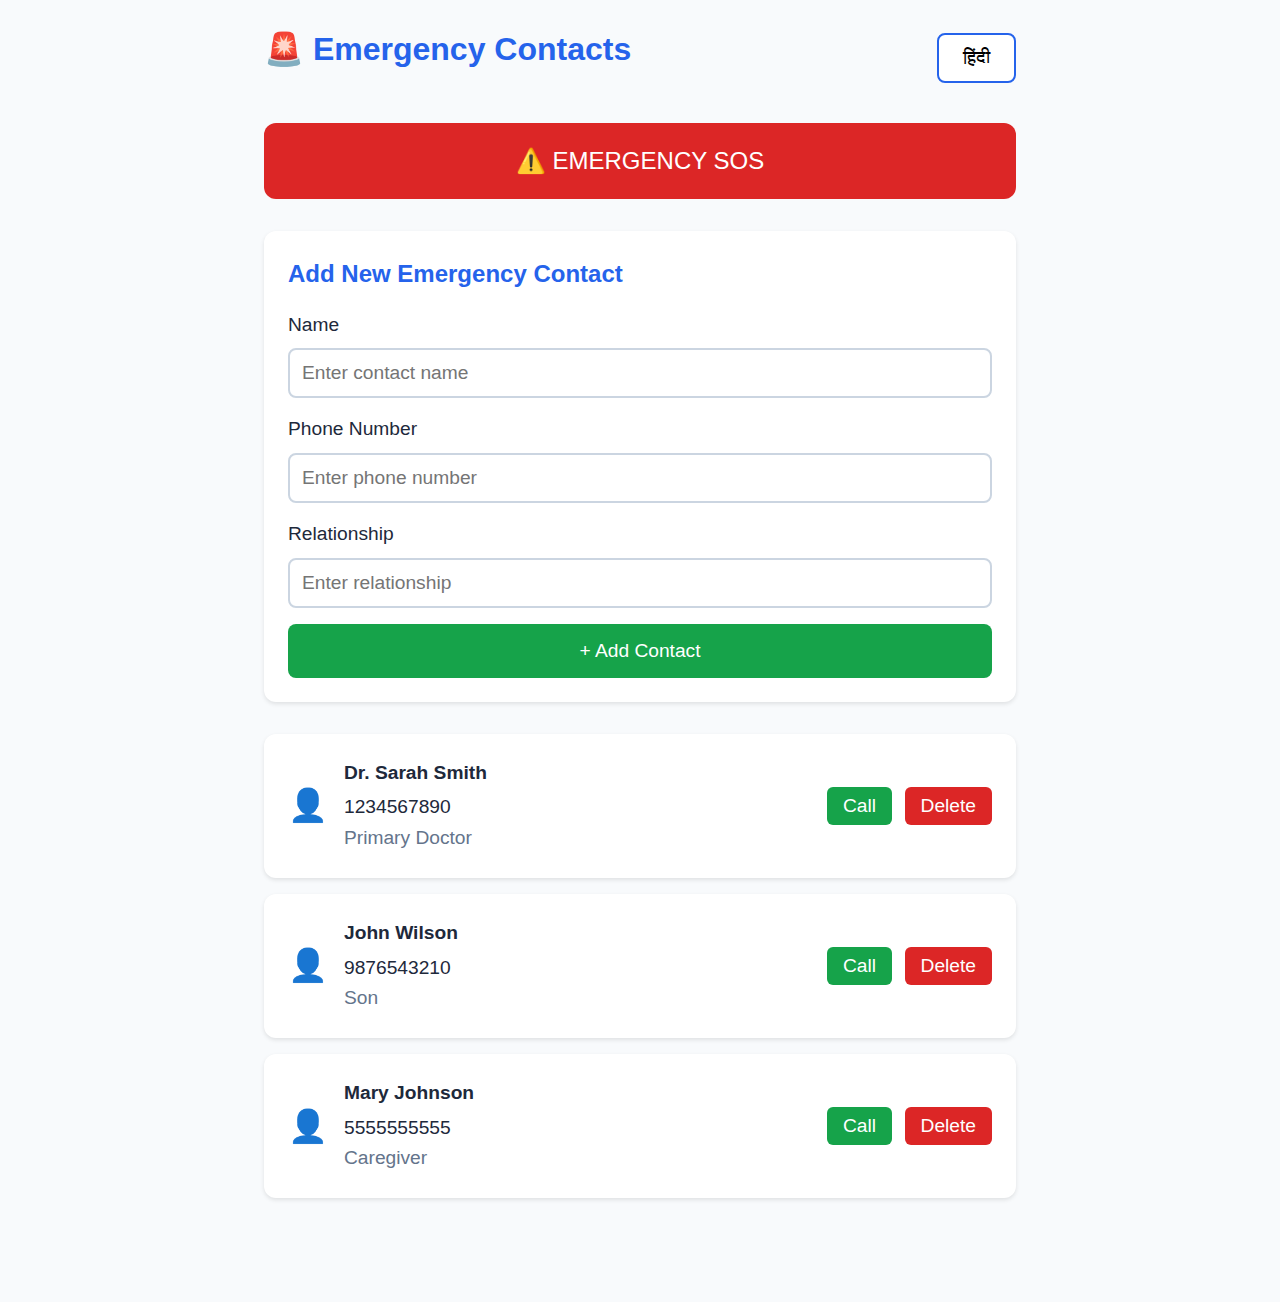
<file: client/emergency.html>
<!DOCTYPE html>
<html lang="en">
<head>
    <meta charset="UTF-8">
    <meta name="viewport" content="width=device-width, initial-scale=1.0">
    <title>Emergency Contacts</title>
    <style>
        :root {
            --primary-color: #2563eb;
            --danger-color: #dc2626;
            --success-color: #16a34a;
            --background-color: #f8fafc;
            --card-color: #ffffff;
            --text-dark: #1e293b;
            --text-light: #ffffff;
            --shadow: 0 2px 4px rgba(0, 0, 0, 0.1);
        }

        * {
            margin: 0;
            padding: 0;
            box-sizing: border-box;
            font-family: Arial, sans-serif;
        }

        body {
            background-color: var(--background-color);
            color: var(--text-dark);
            line-height: 1.6;
            padding-bottom: 80px;
        }

        .container {
            max-width: 800px;
            margin: 0 auto;
            padding: 1.5rem;
        }

        .header {
            display: flex;
            justify-content: space-between;
            align-items: center;
            margin-bottom: 2rem;
        }

        .language-btn {
            padding: 0.75rem 1.5rem;
            font-size: 1.2rem;
            background: var(--card-color);
            border: 2px solid var(--primary-color);
            border-radius: 8px;
            cursor: pointer;
        }

        .page-title {
            font-size: 2rem;
            color: var(--primary-color);
            margin-bottom: 1rem;
            text-align: center;
        }

        .emergency-button {
            width: 100%;
            padding: 1.5rem;
            font-size: 1.5rem;
            background-color: var(--danger-color);
            color: var(--text-light);
            border: none;
            border-radius: 12px;
            margin-bottom: 2rem;
            cursor: pointer;
            display: flex;
            align-items: center;
            justify-content: center;
            gap: 1rem;
        }

        .add-contact-form {
            background: var(--card-color);
            padding: 1.5rem;
            border-radius: 12px;
            box-shadow: var(--shadow);
            margin-bottom: 2rem;
        }

        .form-title {
            font-size: 1.5rem;
            margin-bottom: 1rem;
            color: var(--primary-color);
        }

        .input-group {
            margin-bottom: 1rem;
        }

        .input-group label {
            display: block;
            font-size: 1.2rem;
            margin-bottom: 0.5rem;
        }

        .input-group input {
            width: 100%;
            padding: 0.75rem;
            font-size: 1.2rem;
            border: 2px solid #cbd5e1;
            border-radius: 8px;
        }

        .input-group input:focus {
            outline: none;
            border-color: var(--primary-color);
        }

        .add-btn {
            width: 100%;
            padding: 1rem;
            font-size: 1.2rem;
            background-color: var(--success-color);
            color: var(--text-light);
            border: none;
            border-radius: 8px;
            cursor: pointer;
        }

        .contacts-list {
            display: grid;
            gap: 1rem;
        }

        .contact-card {
            background: var(--card-color);
            padding: 1.5rem;
            border-radius: 12px;
            box-shadow: var(--shadow);
            display: grid;
            grid-template-columns: auto 1fr auto;
            align-items: center;
            gap: 1rem;
            animation: slideIn 0.3s ease-out;
        }

        @keyframes slideIn {
            from {
                opacity: 0;
                transform: translateY(20px);
            }
            to {
                opacity: 1;
                transform: translateY(0);
            }
        }

        .contact-icon {
            font-size: 2rem;
            color: var(--primary-color);
        }

        .contact-info {
            font-size: 1.2rem;
        }

        .contact-name {
            font-weight: bold;
            margin-bottom: 0.25rem;
        }

        .contact-relation {
            color: #64748b;
        }

        .delete-btn {
            padding: 0.5rem 1rem;
            font-size: 1.2rem;
            background-color: var(--danger-color);
            color: var(--text-light);
            border: none;
            border-radius: 6px;
            cursor: pointer;
        }

        .call-btn {
            padding: 0.5rem 1rem;
            font-size: 1.2rem;
            background-color: var(--success-color);
            color: var(--text-light);
            border: none;
            border-radius: 6px;
            cursor: pointer;
            margin-right: 0.5rem;
        }

        @media (max-width: 768px) {
            .container {
                padding: 1rem;
            }

            .page-title {
                font-size: 1.75rem;
            }

            .contact-card {
                grid-template-columns: 1fr;
                text-align: center;
            }

            .contact-actions {
                display: flex;
                justify-content: center;
                gap: 0.5rem;
            }
        }
    </style>
</head>
<body>
    <div class="container">
        <header class="header">
            <h1 class="page-title">🚨 Emergency Contacts</h1>
            <button class="language-btn" onclick="toggleLanguage()">हिंदी</button>
        </header>

        <button class="emergency-button" onclick="triggerEmergency()">
            ⚠️ EMERGENCY SOS
        </button>

        <form class="add-contact-form" id="addContactForm">
            <h2 class="form-title">Add New Emergency Contact</h2>
            <div class="input-group">
                <label for="contactName">Name</label>
                <input type="text" id="contactName" required placeholder="Enter contact name">
            </div>
            <div class="input-group">
                <label for="contactPhone">Phone Number</label>
                <input type="tel" id="contactPhone" required placeholder="Enter phone number">
            </div>
            <div class="input-group">
                <label for="contactRelation">Relationship</label>
                <input type="text" id="contactRelation" required placeholder="Enter relationship">
            </div>
            <button type="submit" class="add-btn">+ Add Contact</button>
        </form>

        <div class="contacts-list" id="contactsList">
            <!-- Contacts will be added here dynamically -->
        </div>
    </div>

    <script>
        // Initial contacts data
        let contacts = [
            { name: 'Dr. Sarah Smith', phone: '1234567890', relation: 'Primary Doctor' },
            { name: 'John Wilson', phone: '9876543210', relation: 'Son' },
            { name: 'Mary Johnson', phone: '5555555555', relation: 'Caregiver' }
        ];

        // Language toggle functionality
        let isEnglish = true;
        const translations = {
            english: {
                title: '🚨 Emergency Contacts',
                emergency: '⚠️ EMERGENCY SOS',
                addNew: 'Add New Emergency Contact',
                name: 'Name',
                phone: 'Phone Number',
                relation: 'Relationship',
                addBtn: '+ Add Contact',
                call: 'Call',
                delete: 'Delete',
                namePlaceholder: 'Enter contact name',
                phonePlaceholder: 'Enter phone number',
                relationPlaceholder: 'Enter relationship'
            },
            hindi: {
                title: '🚨 आपातकालीन संपर्क',
                emergency: '⚠️ आपातकालीन SOS',
                addNew: 'नया आपातकालीन संपर्क जोड़ें',
                name: 'नाम',
                phone: 'फ़ोन नंबर',
                relation: 'रिश्ता',
                addBtn: '+ संपर्क जोड़ें',
                call: 'कॉल',
                delete: 'हटाएं',
                namePlaceholder: 'संपर्क नाम दर्ज करें',
                phonePlaceholder: 'फ़ोन नंबर दर्ज करें',
                relationPlaceholder: 'रिश्ता दर्ज करें'
            }
        };

        function toggleLanguage() {
            isEnglish = !isEnglish;
            const lang = isEnglish ? 'english' : 'hindi';
            document.querySelector('.language-btn').textContent = isEnglish ? 'हिंदी' : 'English';
            
            // Update all translatable elements
            document.querySelector('.page-title').textContent = translations[lang].title;
            document.querySelector('.emergency-button').textContent = translations[lang].emergency;
            document.querySelector('.form-title').textContent = translations[lang].addNew;
            
            // Update form labels and placeholders
            document.querySelector('label[for="contactName"]').textContent = translations[lang].name;
            document.querySelector('label[for="contactPhone"]').textContent = translations[lang].phone;
            document.querySelector('label[for="contactRelation"]').textContent = translations[lang].relation;
            
            document.getElementById('contactName').placeholder = translations[lang].namePlaceholder;
            document.getElementById('contactPhone').placeholder = translations[lang].phonePlaceholder;
            document.getElementById('contactRelation').placeholder = translations[lang].relationPlaceholder;
            
            document.querySelector('.add-btn').textContent = translations[lang].addBtn;
            
            // Refresh contacts list to update buttons
            renderContacts();
        }

        // Emergency SOS functionality
        function triggerEmergency() {
            alert("Emergency alert sent to all emergency contacts!");
            // In a real implementation, this would trigger calls/messages to all contacts
        }

        // Render contacts list
        function renderContacts() {
            const contactsList = document.getElementById('contactsList');
            contactsList.innerHTML = '';
            
            contacts.forEach((contact, index) => {
                const contactCard = document.createElement('div');
                contactCard.className = 'contact-card';
                contactCard.innerHTML = `
                    <div class="contact-icon">👤</div>
                    <div class="contact-info">
                        <div class="contact-name">${contact.name}</div>
                        <div class="contact-phone">${contact.phone}</div>
                        <div class="contact-relation">${contact.relation}</div>
                    </div>
                    <div class="contact-actions">
                        <button class="call-btn" onclick="callContact('${contact.phone}')">
                            ${isEnglish ? translations.english.call : translations.hindi.call}
                        </button>
                        <button class="delete-btn" onclick="deleteContact(${index})">
                            ${isEnglish ? translations.english.delete : translations.hindi.delete}
                        </button>
                    </div>
                `;
                contactsList.appendChild(contactCard);
            });
        }

        // Add new contact
        document.getElementById('addContactForm').addEventListener('submit', function(e) {
            e.preventDefault();
            const newContact = {
                name: document.getElementById('contactName').value,
                phone: document.getElementById('contactPhone').value,
                relation: document.getElementById('contactRelation').value
            };
            contacts.push(newContact);
            renderContacts();
            this.reset();
        });

        // Delete contact
        function deleteContact(index) {
            if (confirm('Are you sure you want to delete this contact?')) {
                contacts.splice(index, 1);
                renderContacts();
            }
        }

        // Call contact
        function callContact(phone) {
            window.location.href = `tel:${phone}`;
        }

        // Initial render
        renderContacts();
    </script>
</body>
</html>
</file>
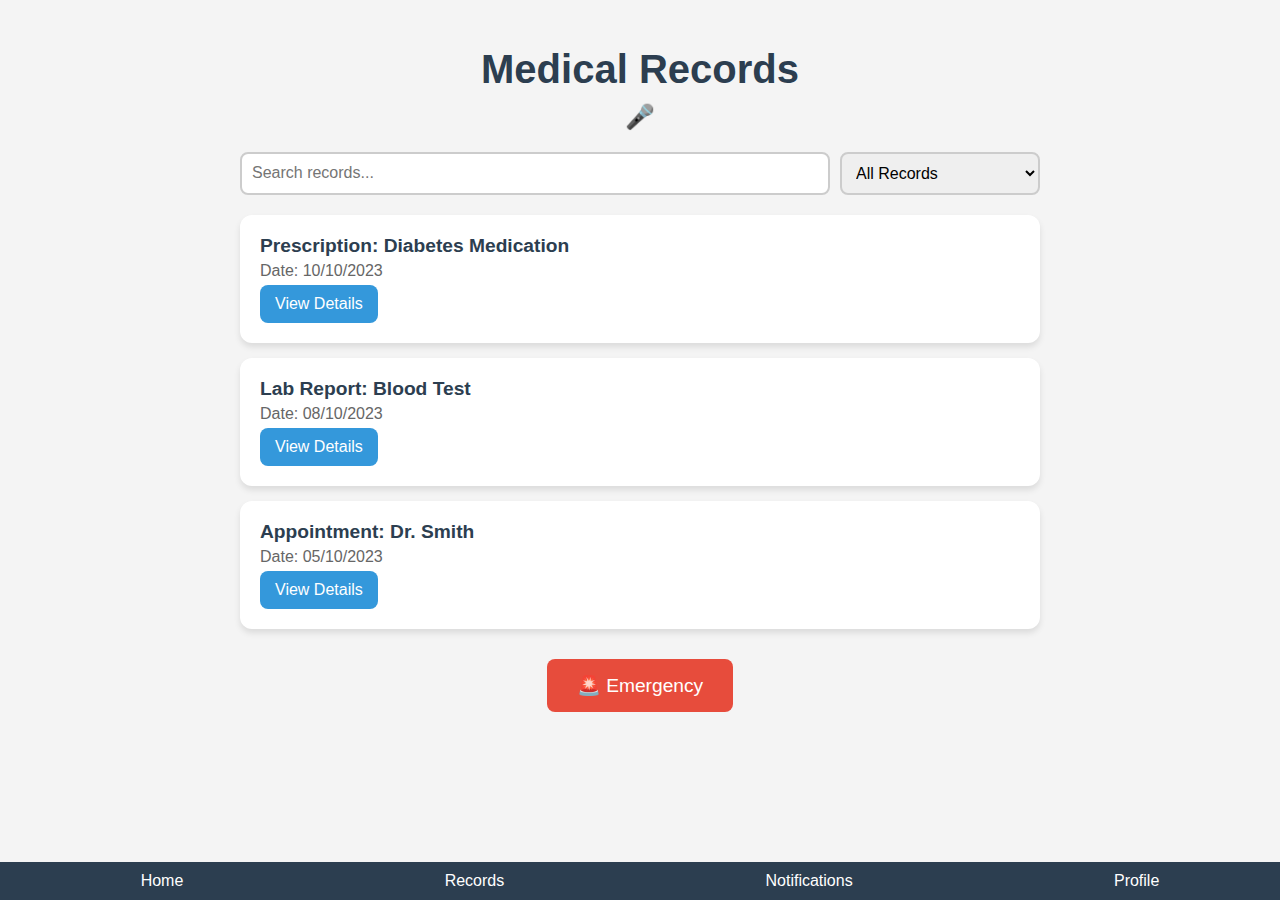
<file: client/medicalrecords.html>
<!DOCTYPE html>
<html lang="en">
<head>
  <meta charset="UTF-8">
  <meta name="viewport" content="width=device-width, initial-scale=1.0">
  <title>Medical Records</title>
  <style>
    /* General Styles */
    :root {
      --primary-color: #3498db;
      --danger-color: #e74c3c;
      --success-color: #2ecc71;
      --background-color: #f4f4f4;
      --card-color: #ffffff;
      --text-dark: #2c3e50;
      --text-light: #ffffff;
      --shadow: 0 4px 6px rgba(0, 0, 0, 0.1);
      --transition: all 0.3s ease;
    }

    body {
      font-family: Arial, sans-serif;
      margin: 0;
      padding: 0;
      background-color: var(--background-color);
      color: var(--text-dark);
    }

    .container {
      max-width: 800px;
      margin: 0 auto;
      padding: 20px;
    }

    header {
      text-align: center;
      margin-bottom: 20px;
    }

    header h1 {
      font-size: 2.5rem;
      color: var(--text-dark);
      margin-bottom: 10px;
    }

    #voice-search {
      background: none;
      border: none;
      font-size: 1.5rem;
      cursor: pointer;
      color: var(--primary-color);
      transition: var(--transition);
    }

    #voice-search:hover {
      color: #2980b9;
    }

    /* Search and Filter Section */
    .search-filter {
      display: flex;
      gap: 10px;
      margin-bottom: 20px;
    }

    #search, #filter {
      padding: 10px;
      font-size: 1rem;
      border: 2px solid #ccc;
      border-radius: 8px;
      width: 100%;
      transition: var(--transition);
    }

    #search:focus, #filter:focus {
      outline: none;
      border-color: var(--primary-color);
      box-shadow: 0 0 8px rgba(52, 152, 219, 0.3);
    }

    #filter {
      max-width: 200px;
    }

    /* Records List */
    .records-list {
      display: flex;
      flex-direction: column;
      gap: 15px;
    }

    .record-card {
      background: var(--card-color);
      padding: 20px;
      border-radius: 12px;
      box-shadow: var(--shadow);
      transition: var(--transition);
    }

    .record-card:hover {
      transform: translateY(-2px);
      box-shadow: 0 6px 12px rgba(0, 0, 0, 0.15);
    }

    .record-card h3 {
      margin: 0;
      font-size: 1.2rem;
      color: var(--text-dark);
    }

    .record-card p {
      margin: 5px 0;
      color: #666;
    }

    .view-btn {
      background: var(--primary-color);
      color: var(--text-light);
      border: none;
      padding: 10px 15px;
      border-radius: 8px;
      cursor: pointer;
      font-size: 1rem;
      transition: var(--transition);
    }

    .view-btn:hover {
      background: #2980b9;
      transform: translateY(-2px);
      box-shadow: 0 4px 8px rgba(0, 0, 0, 0.2);
    }

    /* Emergency Button */
    .emergency-section {
      text-align: center;
      margin-top: 30px;
    }

    #emergency-btn {
      background: var(--danger-color);
      color: var(--text-light);
      border: none;
      padding: 15px 30px;
      border-radius: 8px;
      font-size: 1.2rem;
      cursor: pointer;
      transition: var(--transition);
    }

    #emergency-btn:hover {
      background: #c0392b;
      transform: translateY(-2px);
      box-shadow: 0 6px 12px rgba(0, 0, 0, 0.2);
    }

    /* Footer Navigation */
    footer {
      background: var(--text-dark);
      color: var(--text-light);
      padding: 10px;
      position: fixed;
      bottom: 0;
      width: 100%;
      text-align: center;
    }

    footer nav {
      display: flex;
      justify-content: space-around;
    }

    footer nav a {
      color: var(--text-light);
      text-decoration: none;
      font-size: 1rem;
      transition: var(--transition);
    }

    footer nav a:hover {
      color: var(--primary-color);
      text-decoration: underline;
    }

    /* Modal Styles */
    .modal {
      display: none;
      position: fixed;
      top: 0;
      left: 0;
      width: 100%;
      height: 100%;
      background: rgba(0, 0, 0, 0.5);
      justify-content: center;
      align-items: center;
      z-index: 1000;
    }

    .modal-content {
      background: var(--card-color);
      padding: 20px;
      border-radius: 12px;
      max-width: 500px;
      width: 100%;
      box-shadow: var(--shadow);
      animation: slideIn 0.3s ease-out;
    }

    .modal-header {
      display: flex;
      justify-content: space-between;
      align-items: center;
      margin-bottom: 20px;
    }

    .modal-header h2 {
      margin: 0;
      font-size: 1.5rem;
      color: var(--text-dark);
    }

    .modal-header .close-btn {
      background: none;
      border: none;
      font-size: 1.5rem;
      cursor: pointer;
      color: var(--text-dark);
    }

    .modal-body p {
      margin: 10px 0;
      color: #666;
    }

    /* Animations */
    @keyframes slideIn {
      from {
        opacity: 0;
        transform: translateY(20px);
      }
      to {
        opacity: 1;
        transform: translateY(0);
      }
    }

    .record-card {
      animation: slideIn 0.5s ease-out;
    }
  </style>
</head>
<body>
  <div class="container">
    <!-- Header -->
    <header>
      <h1>Medical Records</h1>
      <button id="voice-search" aria-label="Voice Search">🎤</button>
    </header>

    <!-- Search and Filter Section -->
    <div class="search-filter">
      <input type="text" id="search" placeholder="Search records..." aria-label="Search Medical Records">
      <select id="filter" aria-label="Filter by Category">
        <option value="all">All Records</option>
        <option value="prescriptions">Prescriptions</option>
        <option value="lab-reports">Lab Reports</option>
        <option value="appointments">Appointments</option>
      </select>
    </div>

    <!-- Records List -->
    <div class="records-list" id="recordsList">
      <div class="record-card">
        <h3>Prescription: Diabetes Medication</h3>
        <p>Date: 10/10/2023</p>
        <button class="view-btn" data-title="Prescription: Diabetes Medication" data-date="10/10/2023" data-details="Take 1 tablet daily after meals. Prescribed by Dr. Smith.">View Details</button>
      </div>
      <div class="record-card">
        <h3>Lab Report: Blood Test</h3>
        <p>Date: 08/10/2023</p>
        <button class="view-btn" data-title="Lab Report: Blood Test" data-date="08/10/2023" data-details="Results: Hemoglobin - 12.5 g/dL, WBC - 7,000 cells/mcL. Reviewed by Dr. Johnson.">View Details</button>
      </div>
      <div class="record-card">
        <h3>Appointment: Dr. Smith</h3>
        <p>Date: 05/10/2023</p>
        <button class="view-btn" data-title="Appointment: Dr. Smith" data-date="05/10/2023" data-details="Follow-up appointment for diabetes management. Scheduled at 10:00 AM.">View Details</button>
      </div>
    </div>

    <!-- Emergency Button -->
    <div class="emergency-section">
      <button id="emergency-btn">🚨 Emergency</button>
    </div>
  </div>

  <!-- Footer Navigation -->
  <footer>
    <nav>
      <a href="#">Home</a>
      <a href="#">Records</a>
      <a href="#">Notifications</a>
      <a href="#">Profile</a>
    </nav>
  </footer>

  <!-- Modal -->
  <div class="modal" id="modal">
    <div class="modal-content">
      <div class="modal-header">
        <h2 id="modal-title"></h2>
        <button class="close-btn" id="close-modal">&times;</button>
      </div>
      <div class="modal-body">
        <p id="modal-date"></p>
        <p id="modal-details"></p>
      </div>
    </div>
  </div>

  <script>
    // Voice Search Functionality
    document.getElementById('voice-search').addEventListener('click', () => {
      const recognition = new (window.SpeechRecognition || window.webkitSpeechRecognition)();
      recognition.lang = 'en-US';
      recognition.start();

      recognition.onresult = (event) => {
        const transcript = event.results[0][0].transcript;
        document.getElementById('search').value = transcript;
        searchRecords();
      };

      recognition.onerror = (event) => {
        alert("Error occurred in voice recognition. Please try again.");
      };
    });

    // Emergency Button Action
    document.getElementById('emergency-btn').addEventListener('click', () => {
      alert("Emergency alert sent to caregivers and healthcare providers.");
      // Add emergency alert logic here (e.g., send notifications or calls).
    });

    // Modal Functionality
    const modal = document.getElementById('modal');
    const modalTitle = document.getElementById('modal-title');
    const modalDate = document.getElementById('modal-date');
    const modalDetails = document.getElementById('modal-details');
    const closeModal = document.getElementById('close-modal');

    document.querySelectorAll('.view-btn').forEach(button => {
      button.addEventListener('click', () => {
        const title = button.getAttribute('data-title');
        const date = button.getAttribute('data-date');
        const details = button.getAttribute('data-details');

        modalTitle.textContent = title;
        modalDate.textContent = `Date: ${date}`;
        modalDetails.textContent = `Details: ${details}`;

        modal.style.display = 'flex';
      });
    });

    closeModal.addEventListener('click', () => {
      modal.style.display = 'none';
    });

    window.addEventListener('click', (event) => {
      if (event.target === modal) {
        modal.style.display = 'none';
      }
    });

    // Search and Filter Functionality
    const records = [
      { title: "Prescription: Diabetes Medication", date: "10/10/2023", type: "prescriptions", details: "Take 1 tablet daily after meals. Prescribed by Dr. Smith." },
      { title: "Lab Report: Blood Test", date: "08/10/2023", type: "lab-reports", details: "Results: Hemoglobin - 12.5 g/dL, WBC - 7,000 cells/mcL. Reviewed by Dr. Johnson." },
      { title: "Appointment: Dr. Smith", date: "05/10/2023", type: "appointments", details: "Follow-up appointment for diabetes management. Scheduled at 10:00 AM." }
    ];

    function searchRecords() {
      const searchTerm = document.getElementById('search').value.toLowerCase();
      const filterValue = document.getElementById('filter').value;

      const filteredRecords = records.filter(record => {
        const matchesSearch = record.title.toLowerCase().includes(searchTerm);
        const matchesFilter = filterValue === 'all' || record.type === filterValue;
        return matchesSearch && matchesFilter;
      });

      renderRecords(filteredRecords);
    }

    function renderRecords(filteredRecords) {
      const recordsList = document.getElementById('recordsList');
      recordsList.innerHTML = '';

      filteredRecords.forEach(record => {
        const recordCard = document.createElement('div');
        recordCard.className = 'record-card';
        recordCard.innerHTML = `
          <h3>${record.title}</h3>
          <p>Date: ${record.date}</p>
          <button class="view-btn" data-title="${record.title}" data-date="${record.date}" data-details="${record.details}">View Details</button>
        `;
        recordsList.appendChild(recordCard);
      });

      // Reattach event listeners for view buttons
      document.querySelectorAll('.view-btn').forEach(button => {
        button.addEventListener('click', () => {
          const title = button.getAttribute('data-title');
          const date = button.getAttribute('data-date');
          const details = button.getAttribute('data-details');

          modalTitle.textContent = title;
          modalDate.textContent = `Date: ${date}`;
          modalDetails.textContent = `Details: ${details}`;

          modal.style.display = 'flex';
        });
      });
    }

    document.getElementById('search').addEventListener('input', searchRecords);
    document.getElementById('filter').addEventListener('change', searchRecords);

    // Initial render
    renderRecords(records);
  </script>
</body>
</html>
</file>
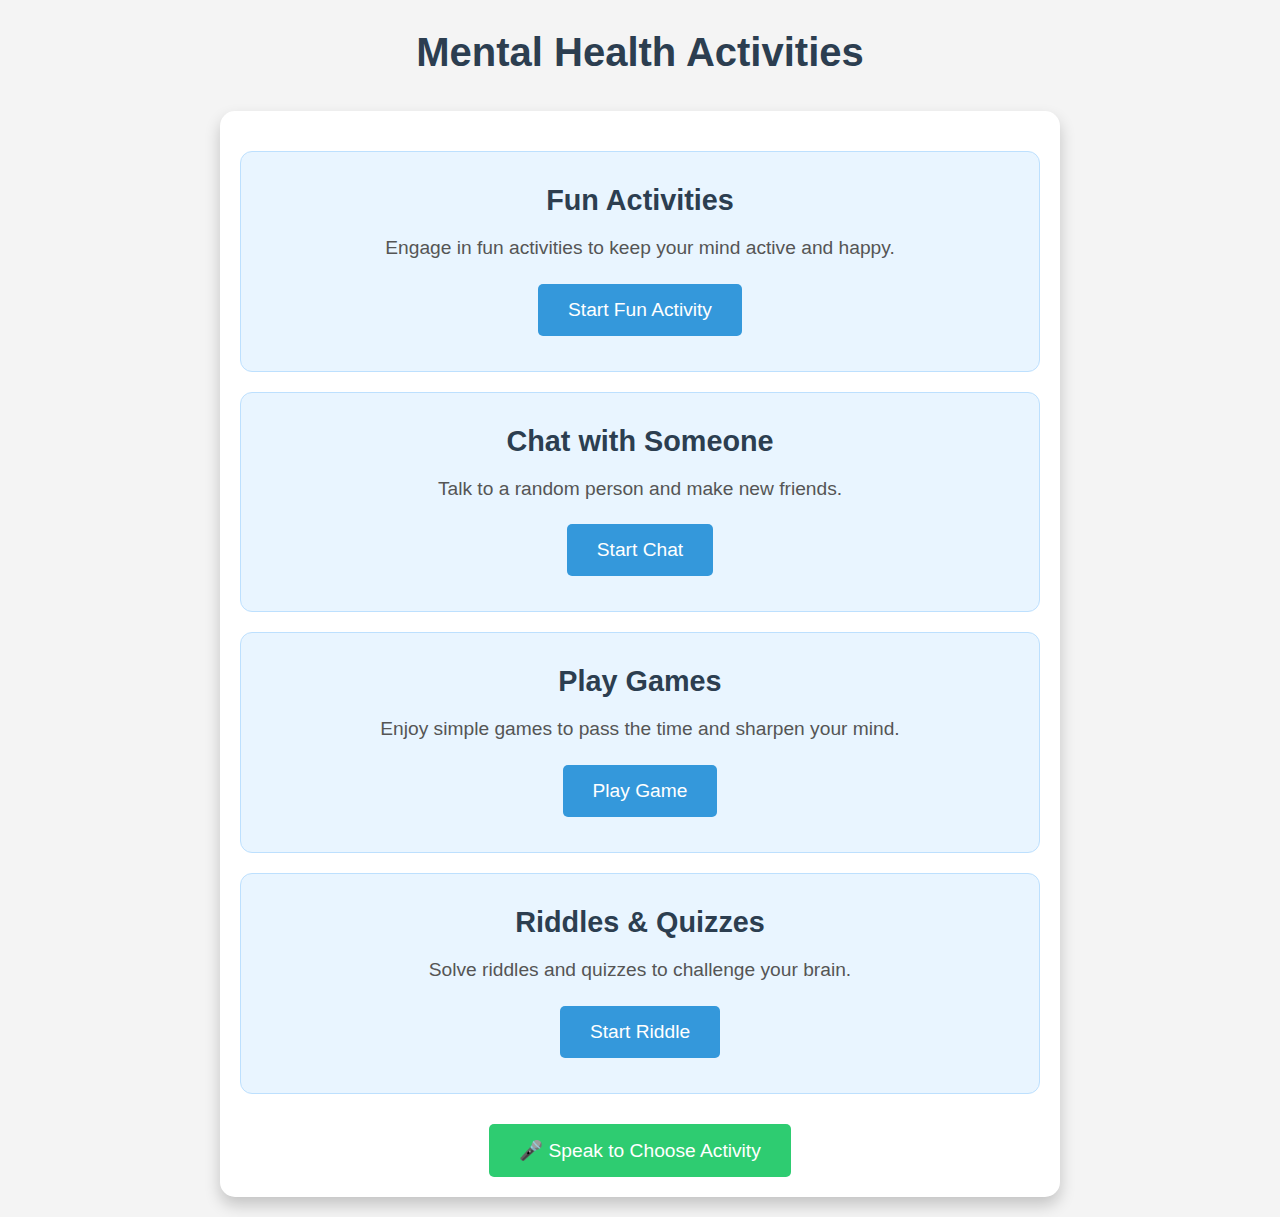
<file: client/mentalHealth.html>
<!DOCTYPE html>
<html lang="en">

<head>
  <meta charset="UTF-8">
  <meta name="viewport" content="width=device-width, initial-scale=1.0">
  <title>Mental Health Activities</title>
  <style>
    /* General Styles */
    body {
      font-family: 'Segoe UI', Tahoma, Geneva, Verdana, sans-serif;
      background-color: #f4f4f4;
      margin: 0;
      padding: 0;
      color: #333;
      line-height: 1.6;
    }

    h1 {
      text-align: center;
      font-size: 2.5rem;
      color: #2c3e50;
      margin-top: 20px;
      animation: fadeIn 2s ease-in-out;
    }

    .container {
      max-width: 800px;
      margin: 20px auto;
      padding: 20px;
      background-color: #fff;
      border-radius: 15px;
      box-shadow: 0 8px 16px rgba(0, 0, 0, 0.2);
      animation: slideIn 1s ease-in-out;
    }

    .activity-card {
      background-color: #e9f5ff;
      padding: 25px;
      margin: 20px 0;
      border-radius: 12px;
      border: 1px solid #bde0fe;
      text-align: center;
      transition: transform 0.3s ease, box-shadow 0.3s ease;
    }

    .activity-card:hover {
      transform: translateY(-10px);
      box-shadow: 0 8px 16px rgba(0, 0, 0, 0.2);
    }

    .activity-card h3 {
      margin: 0;
      font-size: 1.8rem;
      color: #2c3e50;
    }

    .activity-card p {
      margin: 10px 0;
      font-size: 1.2rem;
      color: #555;
    }

    .activity-button {
      background-color: #3498db;
      color: white;
      border: none;
      padding: 15px 30px;
      font-size: 1.2rem;
      border-radius: 5px;
      cursor: pointer;
      transition: background-color 0.3s ease, transform 0.2s ease;
      margin: 10px 5px;
    }

    .activity-button:hover {
      background-color: #2980b9;
      transform: scale(1.05);
    }

    .voice-input {
      text-align: center;
      margin-top: 30px;
    }

    .voice-input button {
      background-color: #2ecc71;
      color: white;
      border: none;
      padding: 15px 30px;
      font-size: 1.2rem;
      border-radius: 5px;
      cursor: pointer;
      transition: background-color 0.3s ease, transform 0.2s ease;
    }

    .voice-input button:hover {
      background-color: #27ae60;
      transform: scale(1.05);
    }

    /* Modal Styles */
    .modal {
      display: none;
      position: fixed;
      top: 0;
      left: 0;
      width: 100%;
      height: 100%;
      background-color: rgba(0, 0, 0, 0.5);
      justify-content: center;
      align-items: center;
      z-index: 1000;
    }

    .modal-content {
      background-color: #fff;
      padding: 30px;
      border-radius: 10px;
      box-shadow: 0 8px 16px rgba(0, 0, 0, 0.2);
      max-width: 500px;
      width: 90%;
      text-align: center;
      animation: slideIn 0.3s ease-in-out;
    }

    .modal-content h3 {
      margin: 0 0 20px;
      font-size: 1.8rem;
      color: #2c3e50;
    }

    .modal-content input {
      width: 80%;
      padding: 10px;
      font-size: 1rem;
      border: 1px solid #ccc;
      border-radius: 5px;
      margin-bottom: 20px;
    }

    .modal-content button {
      background-color: #3498db;
      color: white;
      border: none;
      padding: 10px 20px;
      font-size: 1rem;
      border-radius: 5px;
      cursor: pointer;
      transition: background-color 0.3s ease;
    }

    .modal-content button:hover {
      background-color: #2980b9;
    }

    .startchatbtn{
      color:white;
      text-decoration:none;
    }

    .modal-content .close {
      position: absolute;
      top: 10px;
      right: 10px;
      font-size: 1.5rem;
      cursor: pointer;
      color: #333;
    }

    .modal-content .close:hover {
      color: #000;
    }

    /* Accessibility Features */
    .high-contrast {
      background-color: #000;
      color: #fff;
    }

    .high-contrast .container {
      background-color: #333;
      color: #fff;
    }

    .high-contrast .activity-card {
      background-color: #444;
      border-color: #555;
    }

    .high-contrast h1,
    .high-contrast h3,
    .high-contrast p {
      color: #fff;
    }

    .high-contrast .activity-button {
      background-color: #44aaff;
    }

    .high-contrast .voice-input button {
      background-color: #55cc55;
    }

    /* Animations */
    @keyframes fadeIn {
      from {
        opacity: 0;
      }

      to {
        opacity: 1;
      }
    }

    @keyframes slideIn {
      from {
        transform: translateY(-50px);
        opacity: 0;
      }

      to {
        transform: translateY(0);
        opacity: 1;
      }
    }

    /* Responsive Design */
    @media (max-width: 768px) {
      h1 {
        font-size: 2rem;
      }

      .activity-card {
        padding: 20px;
      }

      .activity-button {
        padding: 12px 24px;
        font-size: 1rem;
      }

      .voice-input button {
        padding: 12px 24px;
        font-size: 1rem;
      }
    }

    #celebration {
      position: fixed;
      top: 0;
      left: 0;
      width: 100vw;
      height: 100vh;
      background: rgba(255, 223, 88, 0.9);
      color: #ff00ff;
      font-size: 5rem;
      font-weight: bold;
      text-align: center;
      display: flex;
      justify-content: center;
      align-items: center;
      z-index: 9999;
      animation: pop 1s ease-in-out;
    }

    @keyframes pop {
      0% {
        transform: scale(0.5);
        opacity: 0;
      }

      50% {
        transform: scale(1.2);
        opacity: 1;
      }

      100% {
        transform: scale(1);
      }
    }

    .blink-red {
      animation: blink 0.5s ease-in-out;
    }

    @keyframes blink {
      0% {
        background-color: red;
      }

      100% {
        background-color: white;
      }
    }
  </style>
</head>

<body>
  <h1>Mental Health Activities</h1>
  <div class="container">
    <!-- Fun Activities Section -->
    <div class="activity-card">
      <h3>Fun Activities</h3>
      <p>Engage in fun activities to keep your mind active and happy.</p>
      <button class="activity-button" onclick="startFunActivity()">Start Fun Activity</button>
    </div>

    <!-- Chat with Someone Section -->
    <div class="activity-card">
      <h3>Chat with Someone</h3>
      <p>Talk to a random person and make new friends.</p>
      <button class="activity-button" onclick="startChat()"><a href="social.html" class="startchatbtn">Start Chat</a></button>
    </div>

    <!-- Games Section -->
    <div class="activity-card">
      <h3>Play Games</h3>
      <p>Enjoy simple games to pass the time and sharpen your mind.</p>
      <button class="activity-button" onclick="startGame()">Play Game</button>
    </div>

    <!-- Riddles and Quizzes Section -->
    <div class="activity-card">
      <h3>Riddles & Quizzes</h3>
      <p>Solve riddles and quizzes to challenge your brain.</p>
      <button class="activity-button" onclick="startRiddle()">Start Riddle</button>
    </div>

    <!-- Voice Input Section -->
    <div class="voice-input">
      <button onclick="startVoiceInput()">🎤 Speak to Choose Activity</button>
    </div>
  </div>

  <!-- Riddle Modal -->
  <div id="riddleModal" class="modal">
    <div class="modal-content">
      <span class="close" onclick="closeModal()">&times;</span>
      <h3 id="riddleQuestion"></h3>
      <input type="text" id="userAnswer" placeholder="Your answer..." />
      <button onclick="checkAnswer()">Submit</button>
      <p id="resultMessage"></p>
    </div>
  </div>

  <script>
    // Fun Activities
    function startFunActivity() {
      alert("Starting a fun activity! Enjoy your time.");
      // Redirect or display a fun activity
    }

    // Chat with Someone
    function startChat() {
      alert("Connecting you to a random person...");
      // Integrate with a chat API
    }

    // Play Games
    function startGame() {
      alert("Starting a game! Have fun.");
      // Redirect or display a game
    }

    // Riddles and Quizzes
    const riddles = [
      { question: "What has keys but can't open locks?", answer: "piano" },
      { question: "What comes once in a minute, twice in a moment, but never in a thousand years?", answer: "m" },
      { question: "What has to be broken before you can use it?", answer: "egg" },
      { question: "The more you take, the more you leave behind. What am I?", answer: "footsteps" },
      { question: "I speak without a mouth and hear without ears. I have no body, but I come alive with the wind. What am I?", answer: "echo" },
      { question: "I have cities but no houses, forests but no trees, and rivers but no water. What am I?", answer: "map" },
      { question: "I fly without wings. I cry without eyes. Wherever I go, darkness follows me. What am I?", answer: "cloud" },
      { questiom: "The more you remove from me, the bigger I get. What am I?", answer: "hole" },
      { question: "I can be cracked, made, told, and played. What am I?", answer: "joke" },
      { question: "The more of me you share, the less you have. What am I?", answer: "secret" },
      { question: "I have hands but no arms, a face but no eyes. What am I?", answer: "clock" },
      { question: "You see me once in June, twice in November, but not at all in May. What am I?", answer: "letter E" },
      { question: "I go up but never come down. What am I?", answer: "age" }
    ];

    let currentRiddle;

    function startRiddle() {
      currentRiddle = riddles[Math.floor(Math.random() * riddles.length)];
      document.getElementById('riddleQuestion').textContent = currentRiddle.question;
      document.getElementById('userAnswer').value = '';
      document.getElementById('resultMessage').textContent = '';
      document.getElementById('riddleModal').style.display = 'flex';
    }

    function checkAnswer() {
      const userAnswer = document.getElementById('userAnswer').value.trim().toLowerCase();
      if (userAnswer === currentRiddle.answer) {
        document.getElementById('resultMessage').textContent = "Correct! 🎉";
      } else {
        document.getElementById('resultMessage').textContent = `Incorrect. The answer is: ${currentRiddle.answer}`;
      }
    }


    

    function startRiddle() {
      currentRiddleIndex = 0;
      displayRiddle();
      document.getElementById("riddleModal").style.display = "flex";
    }

    function displayRiddle() {
      if (currentRiddleIndex < riddles.length) {
        document.getElementById("riddleQuestion").textContent = riddles[currentRiddleIndex].question;
        document.getElementById("userAnswer").value = "";
        document.getElementById("resultMessage").textContent = "";
      } else {
        document.getElementById("riddleQuestion").textContent = "You've completed all riddles!";
        document.getElementById("userAnswer").style.display = "none";
        document.querySelector(".modal-content button").style.display = "none";
      }
    }

    function checkAnswer() {
      let userAnswer = document.getElementById("userAnswer").value.toLowerCase().trim();
      let correctAnswer = riddles[currentRiddleIndex].answer.toLowerCase();

      if (userAnswer === correctAnswer) {
        document.getElementById("resultMessage").textContent = "Correct! 🎉 Moving to the next riddle...";
        setTimeout(() => {
          currentRiddleIndex++;
          displayRiddle();
        }, 1500); // Delay to show feedback before moving to the next riddle
      } else {
        document.getElementById("resultMessage").textContent = "Incorrect! Try again.";
      }
    }


    let currentRiddleIndex = 0;

    function startRiddle() {
      currentRiddleIndex = 0;
      displayRiddle();
      document.getElementById("riddleModal").style.display = "flex";
    }

    function displayRiddle() {
      if (currentRiddleIndex < riddles.length) {
        document.getElementById("riddleQuestion").textContent = riddles[currentRiddleIndex].question;
        document.getElementById("userAnswer").value = "";
        document.getElementById("resultMessage").textContent = "";
      } else {
        document.getElementById("riddleQuestion").textContent = "You've completed all riddles!";
        document.getElementById("userAnswer").style.display = "none";
        document.querySelector(".modal-content button").style.display = "none";
      }
    }

    function checkAnswer() {
      let userAnswer = document.getElementById("userAnswer").value.toLowerCase().trim();
      let correctAnswer = riddles[currentRiddleIndex].answer.toLowerCase();

      if (userAnswer === correctAnswer) {
        celebrate();
        setTimeout(() => {
          currentRiddleIndex++;
          displayRiddle();
        }, 3000); // Delay before moving to the next riddle
      } else {
        blinkRed();
      }
    }

    function celebrate() {
      let celebrationDiv = document.createElement("div");
      celebrationDiv.id = "celebration";
      celebrationDiv.innerHTML = "<h1>🎉 YAYY! 🎉</h1>";
      document.body.appendChild(celebrationDiv);

      setTimeout(() => {
        celebrationDiv.remove();
      }, 2000);
    }


    function blinkRed() {
      document.body.classList.add("blink-red");
      setTimeout(() => {
        document.body.classList.remove("blink-red");
      }, 500);
    }

    function closeModal() {
      document.getElementById("riddleModal").style.display = "none";
    }


    function closeModal() {
      document.getElementById("riddleModal").style.display = "none";
    }


    function closeModal() {
      document.getElementById('riddleModal').style.display = 'none';
    }

    // Voice Input Functionality
    function startVoiceInput() {
      if (!('webkitSpeechRecognition' in window)) {
        alert("Your browser does not support voice input. Please use Chrome or another supported browser.");
        return;
      }

      const recognition = new webkitSpeechRecognition();
      recognition.lang = 'en-US';
      recognition.start();

      recognition.onresult = (event) => {
        const spokenText = event.results[0][0].transcript.toLowerCase();
        if (spokenText.includes("fun")) {
          startFunActivity();
        } else if (spokenText.includes("chat")) {
          startChat();
        } else if (spokenText.includes("game")) {
          startGame();
        } else if (spokenText.includes("riddle")) {
          startRiddle();
        } else {
          alert("Sorry, I didn't understand that. Please try again.");
        }
      };

      recognition.onerror = (event) => {
        alert("Error occurred in voice recognition. Please try again.");
      };
    }

    // Toggle High Contrast Mode
    function toggleContrast() {
      document.body.classList.toggle('high-contrast');
    }
  </script>
</body>

</html>
</file>
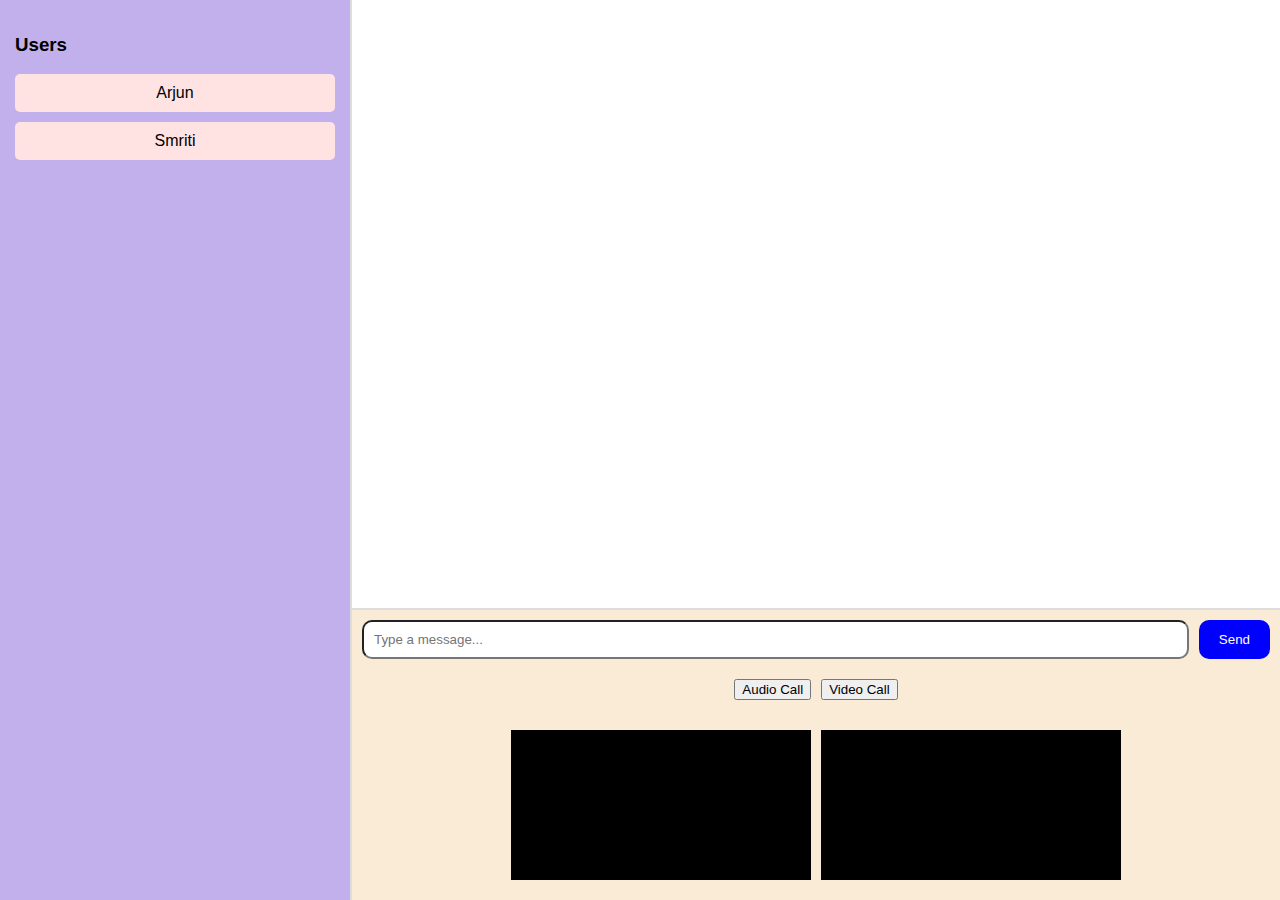
<file: client/social.html>
<!DOCTYPE html>
<html lang="en">
<head>
    <meta charset="UTF-8">
    <meta name="viewport" content="width=device-width, initial-scale=1.0">
    <title>Elderly Care Chat</title>
    <style>
        body {
            font-family: Arial, sans-serif;
            display: flex;
            flex-direction: column;
            height: 100vh;
            margin: 0;
        }
        .container {
            display: flex;
            flex: 1;
            flex-direction: row;
        }
        .sidebar {
            width: 25%;
            background: #c1b0ec;
            padding: 15px;
            overflow-y: auto;
            border-right: 2px solid #ddd;
        }
        .sidebar .user {
            text-align: center;
            padding: 10px;
            background: rgb(255, 227, 227);
            margin-bottom: 10px;
            cursor: pointer;
            border-radius: 5px;
        }
        .chat-container {
            flex: 1;
            background-color: antiquewhite;
            display: flex;
            flex-direction: column;
            justify-content: space-between;
        }
        .messages {
            flex: 1;
            padding: 20px;
            overflow-y: auto;
            background: #fff;
        }
        .input-area {
            display: flex;
            flex-direction: row;
            gap: 10px;
            padding: 10px;
            border-top: 2px solid #ddd;
        }
        .input-area input {
            flex: 1;
            padding: 10px;
            border-radius: 10px;
        }
        .input-area button {
            padding: 10px;
            padding-inline: 20px;
            border-radius: 10px;
            background: blue;
            color: white;
            border: none;
            cursor: pointer;
        }
        .call-buttons {
            display: flex;
            justify-content: center;
            gap: 10px;
            padding: 10px;
        }
        .video-container {
            display: flex;
            justify-content: center;
            gap: 10px;
            padding: 20px;
        }
        video {
            width: 100%;
            max-width: 300px;
            height: auto;
            background: black;
        }
        @media (max-width: 768px) {
            .container {
                flex-direction: column;
            }
            .sidebar {
                width: 100%;
                border-right: none;
                border-bottom: 2px solid #ddd;
            }
            .user{
                text-align: center;
                width: 90%;
            }
        }
    </style>
</head>
<body>
    <div class="container">
        <div class="sidebar">
            <h3>Users</h3>
            <div class="user" onclick="selectUser('Arjun')">Arjun</div>
            <div class="user" onclick="selectUser('Smriti')">Smriti</div>
        </div>
        <div class="chat-container">
            <div class="messages" id="messages"></div>
            <div class="input-area">
                <input type="text" id="chatInput" placeholder="Type a message...">
                <button onclick="sendMessage()">Send</button>
            </div>
            <div class="call-buttons">
                <button onclick="startAudioCall()">Audio Call</button>
                <button onclick="startVideoCall()">Video Call</button>
            </div>
            <div class="video-container">
                <video id="localVideo" autoplay></video>
                <video id="remoteVideo" autoplay></video>
            </div>
        </div>
    </div>
    <script>
        let selectedUser = "";
        function selectUser(user) {
            selectedUser = user;
            document.getElementById("messages").innerHTML = `<p>Chat with ${user}</p>`;
        }
        function sendMessage() {
            let input = document.getElementById("chatInput");
            if (input.value.trim() !== "") {
                let message = `<p><strong>You:</strong> ${input.value}</p>`;
                document.getElementById("messages").innerHTML += message;
                input.value = "";
            }
        }
        function startAudioCall() {
            alert("Starting an audio call with " + selectedUser);
        }
        function startVideoCall() {
            navigator.mediaDevices.getUserMedia({ video: true, audio: true })
                .then(stream => {
                    document.getElementById("localVideo").srcObject = stream;
                })
                .catch(error => alert("Error accessing camera/microphone"));
        }
    </script>
</body>
</html>
</file>
